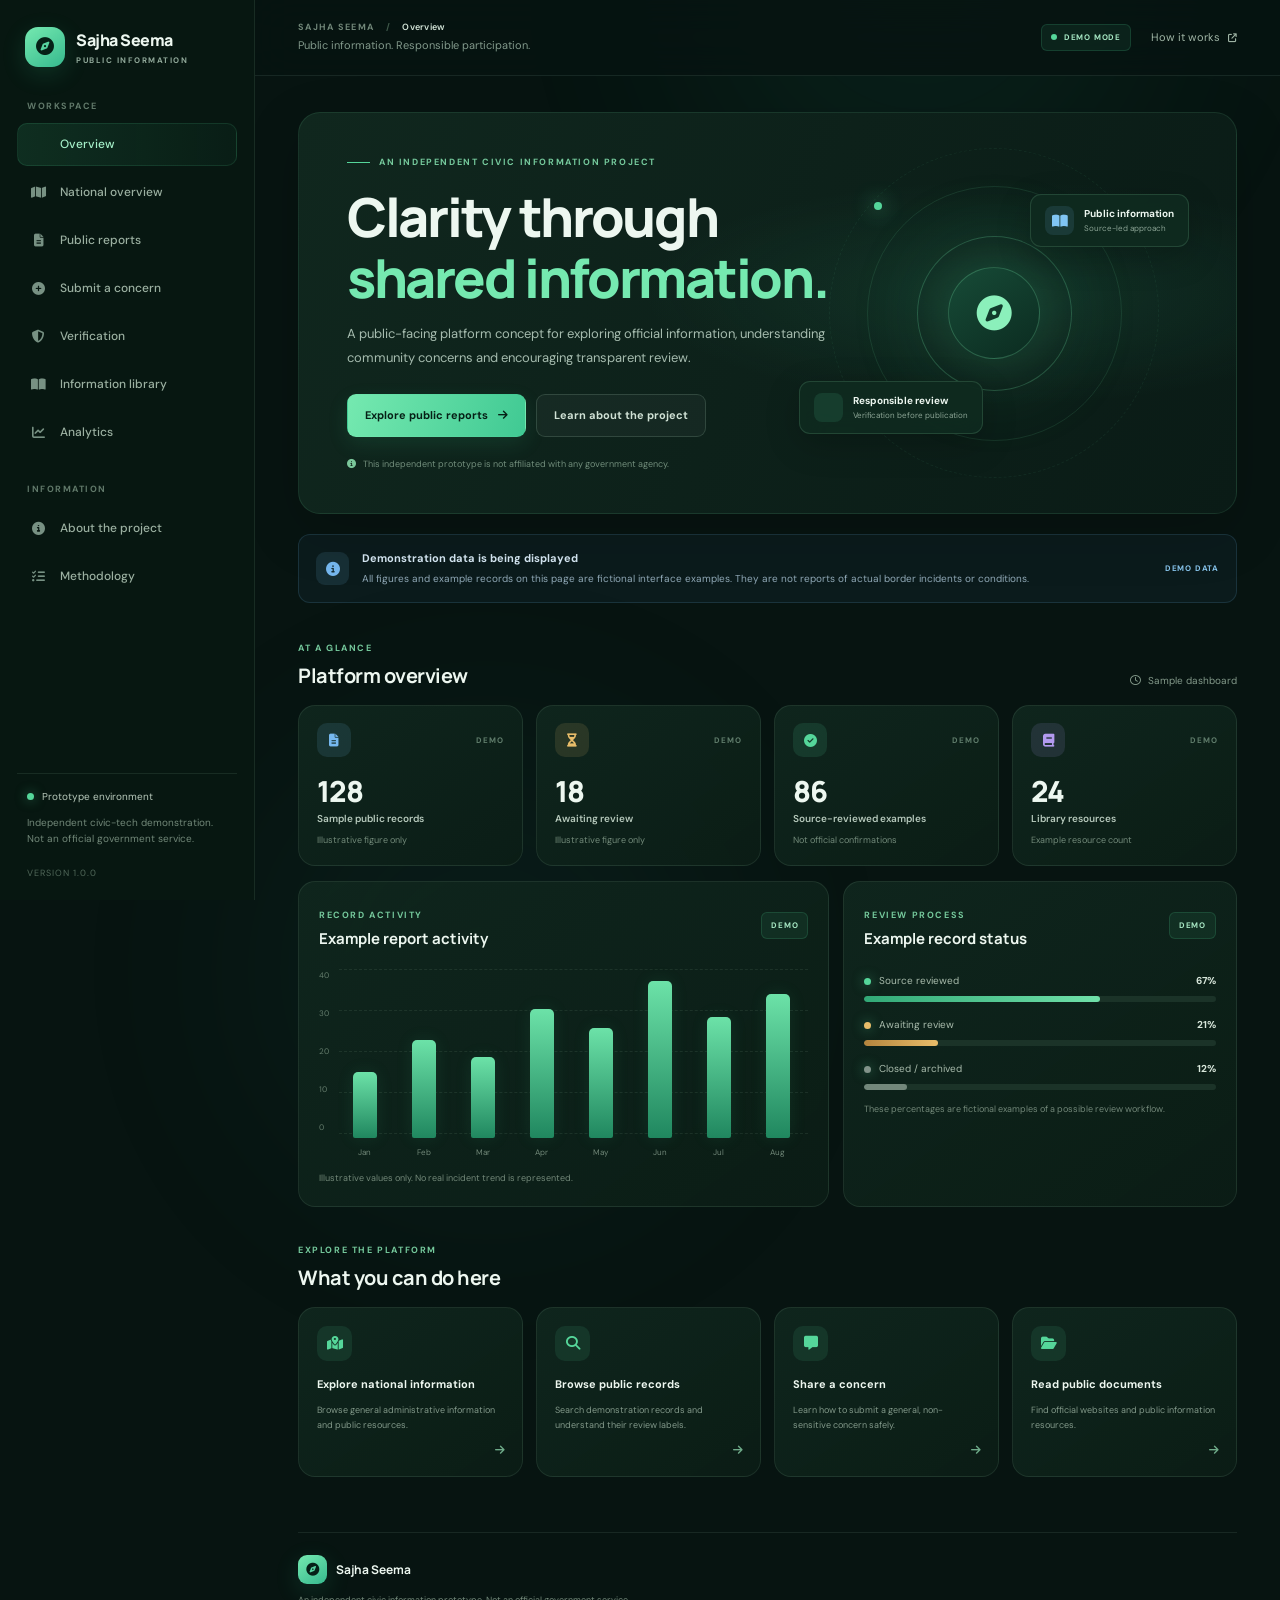
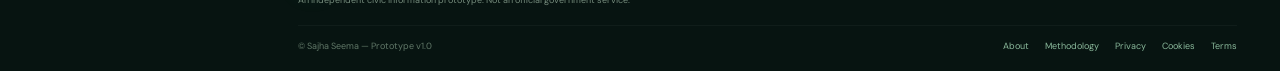
<file: index.html>
<!DOCTYPE html>
<html lang="en">
<head>
  <meta charset="UTF-8">
  <meta name="viewport" content="width=device-width, initial-scale=1.0">
  <meta name="theme-color" content="#071411">
  <meta name="description" content="Sajha Seema is an independent civic information prototype for public records, community concerns and transparent review.">
  <title>Sajha Seema — Public Information Platform</title>

  <link rel="preconnect" href="https://fonts.googleapis.com">
  <link rel="preconnect" href="https://fonts.gstatic.com" crossorigin>
  <link href="https://fonts.googleapis.com/css2?family=DM+Sans:wght@400;500;600;700&family=Manrope:wght@400;500;600;700;800&display=swap" rel="stylesheet">
  <link rel="stylesheet" href="https://cdnjs.cloudflare.com/ajax/libs/font-awesome/6.5.2/css/all.min.css">
  <link rel="stylesheet" href="style.css">
</head>

<body>
  <div class="ambient ambient-one"></div>
  <div class="ambient ambient-two"></div>

  <div class="app-shell">
    <aside class="sidebar" id="sidebar">
      <a class="brand" href="#home" aria-label="Sajha Seema home">
        <span class="brand-mark"><i class="fa-solid fa-compass"></i></span>
        <span class="brand-copy">
          <strong>Sajha Seema</strong>
          <small>PUBLIC INFORMATION</small>
        </span>
      </a>

      <div class="sidebar-label">WORKSPACE</div>
      <nav class="side-nav" aria-label="Main navigation">
        <a class="nav-link active" href="#home"><i class="fa-solid fa-grid-2"></i><span>Overview</span></a>
        <a class="nav-link" href="#map"><i class="fa-solid fa-map"></i><span>National overview</span></a>
        <a class="nav-link" href="pages/reports.html"><i class="fa-solid fa-file-lines"></i><span>Public reports</span></a>
        <a class="nav-link" href="#submit"><i class="fa-solid fa-circle-plus"></i><span>Submit a concern</span></a>
        <a class="nav-link" href="#verification"><i class="fa-solid fa-shield-halved"></i><span>Verification</span></a>
        <a class="nav-link" href="#library"><i class="fa-solid fa-book-open"></i><span>Information library</span></a>
        <a class="nav-link" href="#analytics"><i class="fa-solid fa-chart-line"></i><span>Analytics</span></a>
      </nav>

      <div class="sidebar-label sidebar-label-bottom">INFORMATION</div>
      <nav class="side-nav">
        <a class="nav-link" href="pages/about.html"><i class="fa-solid fa-circle-info"></i><span>About the project</span></a>
        <a class="nav-link" href="pages/methodology.html"><i class="fa-solid fa-list-check"></i><span>Methodology</span></a>
      </nav>

      <div class="sidebar-bottom">
        <div class="sidebar-status">
          <span class="status-dot"></span>
          <span>Prototype environment</span>
        </div>
        <p>Independent civic-tech demonstration. Not an official government service.</p>
        <span class="version">VERSION 1.0.0</span>
      </div>
    </aside>

    <main class="main-area">
      <header class="topbar">
        <div class="topbar-left">
          <button class="icon-button mobile-menu" id="menuToggle" aria-label="Open navigation" aria-controls="sidebar" aria-expanded="false">
            <i class="fa-solid fa-bars"></i>
          </button>
          <div>
            <div class="breadcrumb">SAJHA SEEMA <span>/</span> <b id="pageName">Overview</b></div>
            <div class="topbar-subtitle">Public information. Responsible participation.</div>
          </div>
        </div>
        <div class="topbar-right">
          <span class="prototype-pill"><span></span> DEMO MODE</span>
          <a class="topbar-link" href="pages/methodology.html">How it works <i class="fa-solid fa-arrow-up-right-from-square"></i></a>
        </div>
      </header>

      <div class="content">

        <!-- HOME / OVERVIEW -->
        <section class="page-section" id="home">
          <div class="hero">
            <div class="hero-content">
              <div class="eyebrow"><span class="eyebrow-line"></span> AN INDEPENDENT CIVIC INFORMATION PROJECT</div>
              <h1>Clarity through<br><span>shared information.</span></h1>
              <p class="hero-description">
                A public-facing platform concept for exploring official information,
                understanding community concerns and encouraging transparent review.
              </p>
              <div class="hero-actions">
                <a href="pages/reports.html" class="btn btn-primary">Explore public reports <i class="fa-solid fa-arrow-right"></i></a>
                <a href="pages/about.html" class="btn btn-secondary">Learn about the project</a>
              </div>
              <div class="hero-note"><i class="fa-solid fa-circle-info"></i> This independent prototype is not affiliated with any government agency.</div>
            </div>
            <div class="hero-visual">
              <div class="orbit orbit-one"></div>
              <div class="orbit orbit-two"></div>
              <div class="hero-emblem">
                <div class="emblem-inner"><i class="fa-solid fa-compass"></i></div>
              </div>
              <div class="floating-card floating-card-top">
                <span class="mini-icon"><i class="fa-solid fa-book-open"></i></span>
                <div><strong>Public information</strong><small>Source-led approach</small></div>
              </div>
              <div class="floating-card floating-card-bottom">
                <span class="mini-icon green"><i class="fa-solid fa-shield-check"></i></span>
                <div><strong>Responsible review</strong><small>Verification before publication</small></div>
              </div>
              <div class="hero-orbit-dot"></div>
            </div>
          </div>

          <div class="notice-banner">
            <div class="notice-icon"><i class="fa-solid fa-circle-info"></i></div>
            <div>
              <strong>Demonstration data is being displayed</strong>
              <p>All figures and example records on this page are fictional interface examples. They are not reports of actual border incidents or conditions.</p>
            </div>
            <span class="notice-tag">DEMO DATA</span>
          </div>

          <div class="section-heading">
            <div><span class="section-kicker">AT A GLANCE</span><h2>Platform overview</h2></div>
            <span class="muted-label"><i class="fa-regular fa-clock"></i> Sample dashboard</span>
          </div>

          <div class="stats-grid">
            <article class="stat-card">
              <div class="stat-top"><span class="stat-icon blue"><i class="fa-solid fa-file-lines"></i></span><span class="stat-caption">DEMO</span></div>
              <div class="stat-value" data-count="128">128</div>
              <div class="stat-name">Sample public records</div>
              <div class="stat-foot">Illustrative figure only</div>
            </article>
            <article class="stat-card">
              <div class="stat-top"><span class="stat-icon amber"><i class="fa-solid fa-hourglass-half"></i></span><span class="stat-caption">DEMO</span></div>
              <div class="stat-value" data-count="18">18</div>
              <div class="stat-name">Awaiting review</div>
              <div class="stat-foot">Illustrative figure only</div>
            </article>
            <article class="stat-card">
              <div class="stat-top"><span class="stat-icon green"><i class="fa-solid fa-circle-check"></i></span><span class="stat-caption">DEMO</span></div>
              <div class="stat-value" data-count="86">86</div>
              <div class="stat-name">Source-reviewed examples</div>
              <div class="stat-foot">Not official confirmations</div>
            </article>
            <article class="stat-card">
              <div class="stat-top"><span class="stat-icon purple"><i class="fa-solid fa-book"></i></span><span class="stat-caption">DEMO</span></div>
              <div class="stat-value" data-count="24">24</div>
              <div class="stat-name">Library resources</div>
              <div class="stat-foot">Example resource count</div>
            </article>
          </div>

          <div class="dashboard-grid">
            <article class="panel">
              <div class="panel-heading">
                <div><span class="section-kicker">RECORD ACTIVITY</span><h3>Example report activity</h3></div>
                <span class="demo-chip">DEMO</span>
              </div>
              <div class="activity-chart" aria-label="Illustrative report activity chart">
                <div class="chart-y-labels"><span>40</span><span>30</span><span>20</span><span>10</span><span>0</span></div>
                <div class="chart-main">
                  <div class="chart-grid-lines"><i></i><i></i><i></i><i></i><i></i></div>
                  <div class="chart-bars">
                    <div class="bar-group"><span class="bar" style="height:35%"></span><span class="bar-label">Jan</span></div>
                    <div class="bar-group"><span class="bar" style="height:52%"></span><span class="bar-label">Feb</span></div>
                    <div class="bar-group"><span class="bar" style="height:43%"></span><span class="bar-label">Mar</span></div>
                    <div class="bar-group"><span class="bar" style="height:68%"></span><span class="bar-label">Apr</span></div>
                    <div class="bar-group"><span class="bar" style="height:58%"></span><span class="bar-label">May</span></div>
                    <div class="bar-group"><span class="bar" style="height:83%"></span><span class="bar-label">Jun</span></div>
                    <div class="bar-group"><span class="bar" style="height:64%"></span><span class="bar-label">Jul</span></div>
                    <div class="bar-group"><span class="bar" style="height:76%"></span><span class="bar-label">Aug</span></div>
                  </div>
                </div>
              </div>
              <p class="chart-footnote">Illustrative values only. No real incident trend is represented.</p>
            </article>

            <article class="panel">
              <div class="panel-heading">
                <div><span class="section-kicker">REVIEW PROCESS</span><h3>Example record status</h3></div>
                <span class="demo-chip">DEMO</span>
              </div>
              <div class="status-breakdown">
                <div class="status-row"><span class="status-dot green-dot"></span><span>Source reviewed</span><strong>67%</strong></div>
                <div class="progress-track"><span style="width:67%"></span></div>
                <div class="status-row"><span class="status-dot amber-dot"></span><span>Awaiting review</span><strong>21%</strong></div>
                <div class="progress-track amber-track"><span style="width:21%"></span></div>
                <div class="status-row"><span class="status-dot gray-dot"></span><span>Closed / archived</span><strong>12%</strong></div>
                <div class="progress-track gray-track"><span style="width:12%"></span></div>
              </div>
              <p class="chart-footnote">These percentages are fictional examples of a possible review workflow.</p>
            </article>
          </div>

          <div class="section-heading">
            <div><span class="section-kicker">EXPLORE THE PLATFORM</span><h2>What you can do here</h2></div>
          </div>
          <div class="feature-grid">
            <a class="feature-card" href="#map"><span class="feature-icon"><i class="fa-solid fa-map-location-dot"></i></span><strong>Explore national information</strong><p>Browse general administrative information and public resources.</p><span class="feature-arrow"><i class="fa-solid fa-arrow-right"></i></span></a>
            <a class="feature-card" href="pages/reports.html"><span class="feature-icon"><i class="fa-solid fa-magnifying-glass"></i></span><strong>Browse public records</strong><p>Search demonstration records and understand their review labels.</p><span class="feature-arrow"><i class="fa-solid fa-arrow-right"></i></span></a>
            <a class="feature-card" href="#submit"><span class="feature-icon"><i class="fa-solid fa-message"></i></span><strong>Share a concern</strong><p>Learn how to submit a general, non-sensitive concern safely.</p><span class="feature-arrow"><i class="fa-solid fa-arrow-right"></i></span></a>
            <a class="feature-card" href="#library"><span class="feature-icon"><i class="fa-solid fa-folder-open"></i></span><strong>Read public documents</strong><p>Find official websites and public information resources.</p><span class="feature-arrow"><i class="fa-solid fa-arrow-right"></i></span></a>
          </div>
        </section>

        <!-- NATIONAL OVERVIEW -->
        <section class="page-section" id="map">
          <div class="page-title">
            <span class="section-kicker">NATIONAL OVERVIEW</span>
            <h1>Explore public information</h1>
            <p>A general administrative overview for discovering public information by province. This is not a border map or a navigation tool.</p>
          </div>

          <div class="notice-banner compact-notice">
            <div class="notice-icon"><i class="fa-solid fa-shield-halved"></i></div>
            <div><strong>Map and location safety</strong><p>This prototype does not display exact border infrastructure coordinates, alleged crossing locations or security-sensitive details.</p></div>
          </div>

          <div class="map-layout">
            <article class="panel province-panel">
              <div class="panel-heading"><div><span class="section-kicker">ADMINISTRATIVE EXPLORER</span><h3>Province directory</h3></div><span class="demo-chip">GENERAL INFO</span></div>
              <p class="panel-description">Choose a province to view its name and a short general description. No incident locations are shown.</p>
              <div class="province-list" id="provinceList">
                <button class="province-option active" data-province="koshi"><span class="province-number">01</span><span><strong>Koshi Province</strong><small>Eastern Nepal</small></span><i class="fa-solid fa-chevron-right"></i></button>
                <button class="province-option" data-province="madhesh"><span class="province-number">02</span><span><strong>Madhesh Province</strong><small>Southern Nepal</small></span><i class="fa-solid fa-chevron-right"></i></button>
                <button class="province-option" data-province="bagmati"><span class="province-number">03</span><span><strong>Bagmati Province</strong><small>Central Nepal</small></span><i class="fa-solid fa-chevron-right"></i></button>
                <button class="province-option" data-province="gandaki"><span class="province-number">04</span><span><strong>Gandaki Province</strong><small>Western-central Nepal</small></span><i class="fa-solid fa-chevron-right"></i></button>
                <button class="province-option" data-province="lumbini"><span class="province-number">05</span><span><strong>Lumbini Province</strong><small>Western and southern Nepal</small></span><i class="fa-solid fa-chevron-right"></i></button>
                <button class="province-option" data-province="karnali"><span class="province-number">06</span><span><strong>Karnali Province</strong><small>North-western Nepal</small></span><i class="fa-solid fa-chevron-right"></i></button>
                <button class="province-option" data-province="sudurpashchim"><span class="province-number">07</span><span><strong>Sudurpashchim Province</strong><small>Far-western Nepal</small></span><i class="fa-solid fa-chevron-right"></i></button>
              </div>
            </article>

            <article class="panel province-detail" id="provinceDetail">
              <div class="detail-topline"><span class="section-kicker">SELECTED PROVINCE</span><span class="detail-symbol"><i class="fa-solid fa-location-dot"></i></span></div>
              <div class="province-big-number" id="provinceNumber">01</div>
              <h2 id="provinceName">Koshi Province</h2>
              <p id="provinceDescription">Koshi Province is in eastern Nepal. This panel is an introductory administrative information example.</p>
              <div class="detail-divider"></div>
              <div class="detail-info-row"><span>Information type</span><strong>Administrative overview</strong></div>
              <div class="detail-info-row"><span>Location precision</span><strong>Province level</strong></div>
              <div class="detail-info-row"><span>Data status</span><strong class="text-amber">Needs official sourcing</strong></div>
              <a class="text-link" href="#library">Explore public information library <i class="fa-solid fa-arrow-right"></i></a>
            </article>
          </div>

          <div class="panel info-panel">
            <div class="info-panel-icon"><i class="fa-solid fa-circle-info"></i></div>
            <div><strong>Why a province directory instead of precise pins?</strong><p>Public understanding does not require publishing sensitive infrastructure locations. A real deployment should use only officially approved geographic datasets and publish location information at a safe level of detail.</p></div>
          </div>
        </section>

        <!-- PUBLIC REPORTS -->
        <section class="page-section" id="reports">
          <div class="page-title">
            <span class="section-kicker">PUBLIC RECORDS</span>
            <h1>Public report registry</h1>
            <p>A searchable demonstration registry showing how public information could be organized with clear review labels and source references.</p>
          </div>

          <div class="notice-banner compact-notice">
            <div class="notice-icon"><i class="fa-solid fa-circle-exclamation"></i></div>
            <div><strong>Example records only</strong><p>Every record below is fictional and exists to demonstrate the interface. None describes a real event, location or allegation.</p></div>
          </div>

          <div class="panel registry-panel">
            <div class="registry-toolbar">
              <div class="search-box"><i class="fa-solid fa-magnifying-glass"></i><input type="search" id="reportSearch" placeholder="Search reference, category or province..." aria-label="Search public reports"></div>
              <select id="statusFilter" aria-label="Filter by review status">
                <option value="all">All statuses</option>
                <option value="reviewed">Source reviewed</option>
                <option value="pending">Awaiting review</option>
                <option value="closed">Closed / archived</option>
              </select>
              <select id="provinceFilter" aria-label="Filter by province">
                <option value="all">All provinces</option>
                <option value="Koshi Province">Koshi Province</option>
                <option value="Madhesh Province">Madhesh Province</option>
                <option value="Bagmati Province">Bagmati Province</option>
                <option value="Gandaki Province">Gandaki Province</option>
                <option value="Lumbini Province">Lumbini Province</option>
                <option value="Karnali Province">Karnali Province</option>
                <option value="Sudurpashchim Province">Sudurpashchim Province</option>
              </select>
            </div>

            <div class="table-wrap">
              <table class="report-table">
                <thead><tr><th>REFERENCE</th><th>GENERAL CATEGORY</th><th>PROVINCE</th><th>DATE</th><th>REVIEW STATUS</th></tr></thead>
                <tbody id="reportTableBody">
                  <tr><td><strong>SS-DEMO-001</strong></td><td>Public information request</td><td>Koshi Province</td><td>2026-10-12</td><td><span class="status-badge reviewed">Source reviewed</span></td></tr>
                  <tr><td><strong>SS-DEMO-002</strong></td><td>Document accessibility</td><td>Madhesh Province</td><td>2026-10-18</td><td><span class="status-badge pending">Awaiting review</span></td></tr>
                  <tr><td><strong>SS-DEMO-003</strong></td><td>Public notice clarification</td><td>Bagmati Province</td><td>2026-10-22</td><td><span class="status-badge closed">Closed / archived</span></td></tr>
                  <tr><td><strong>SS-DEMO-004</strong></td><td>Administrative information</td><td>Gandaki Province</td><td>2026-10-27</td><td><span class="status-badge reviewed">Source reviewed</span></td></tr>
                  <tr><td><strong>SS-DEMO-005</strong></td><td>Public document request</td><td>Lumbini Province</td><td>2026-11-01</td><td><span class="status-badge pending">Awaiting review</span></td></tr>
                  <tr><td><strong>SS-DEMO-006</strong></td><td>Information correction</td><td>Karnali Province</td><td>2026-11-03</td><td><span class="status-badge reviewed">Source reviewed</span></td></tr>
                </tbody>
              </table>
            </div>
            <div class="table-footer"><span id="resultCount">Showing 6 example records</span><span><i class="fa-solid fa-circle-info"></i> Demo dataset</span></div>
          </div>
          <div class="empty-state" id="emptyState" hidden><i class="fa-solid fa-folder-open"></i><strong>No matching records</strong><p>Try another search or change the filters.</p></div>
        </section>

        <!-- SUBMIT A CONCERN -->
        <section class="page-section" id="submit">
          <div class="page-title">
            <span class="section-kicker">COMMUNITY PARTICIPATION</span>
            <h1>Share a general concern</h1>
            <p>This prototype demonstrates a safer way to organize non-sensitive public information requests and general civic concerns.</p>
          </div>

          <div class="notice-banner warning-banner">
            <div class="notice-icon"><i class="fa-solid fa-triangle-exclamation"></i></div>
            <div><strong>Read before submitting</strong><p>This is a browser-only demonstration. It does not transmit your message to an authority or create an official complaint. Do not enter names, phone numbers, exact locations, private documents or security-sensitive details.</p></div>
          </div>

          <div class="form-layout">
            <form class="panel report-form" id="concernForm">
              <div class="panel-heading"><div><span class="section-kicker">DEMO SUBMISSION</span><h3>Concern details</h3></div><span class="demo-chip">LOCAL ONLY</span></div>

              <label for="concernCategory">General category</label>
              <select id="concernCategory" required>
                <option value="">Select a category</option>
                <option>Public information request</option>
                <option>Document accessibility</option>
                <option>Public notice clarification</option>
                <option>Administrative information</option>
                <option>Website correction</option>
                <option>Other non-sensitive concern</option>
              </select>

              <label for="concernProvince">Province</label>
              <select id="concernProvince" required>
                <option value="">Select a province</option>
                <option>Koshi Province</option>
                <option>Madhesh Province</option>
                <option>Bagmati Province</option>
                <option>Gandaki Province</option>
                <option>Lumbini Province</option>
                <option>Karnali Province</option>
                <option>Sudurpashchim Province</option>
                <option>Prefer not to specify</option>
              </select>

              <label for="concernMessage">General description</label>
              <textarea id="concernMessage" rows="5" maxlength="500" placeholder="Describe a general public information issue. Do not include personal or sensitive details." required></textarea>
              <div class="character-count"><span id="charCount">0</span>/500 characters</div>

              <label class="consent-check"><input type="checkbox" id="safeConfirm" required><span>I confirm that this demonstration submission contains no personal, private or security-sensitive information.</span></label>

              <button class="btn btn-primary submit-button" type="submit">Preview demo submission <i class="fa-solid fa-arrow-right"></i></button>
              <p class="form-footnote"><i class="fa-solid fa-lock"></i> This demo does not send or save your message.</p>
              <div class="form-success" id="formSuccess" role="status" hidden>
                <i class="fa-solid fa-circle-check"></i>
                <div><strong>Demo preview created</strong><p id="successMessage"></p><small>This is not an official report or submission receipt. Your message was not transmitted.</small></div>
              </div>
            </form>

            <aside class="panel safety-panel">
              <span class="safety-icon"><i class="fa-solid fa-shield-heart"></i></span>
              <h3>Protect yourself and others</h3>
              <p>Responsible participation means sharing only information that is safe and appropriate for public review.</p>
              <ul class="safety-list">
                <li><i class="fa-solid fa-check"></i> Use broad administrative areas only.</li>
                <li><i class="fa-solid fa-check"></i> Refer to publicly available documents.</li>
                <li><i class="fa-solid fa-check"></i> Separate personal observations from verified facts.</li>
                <li><i class="fa-solid fa-xmark"></i> Do not include exact sensitive locations.</li>
                <li><i class="fa-solid fa-xmark"></i> Do not upload private or identity documents.</li>
                <li><i class="fa-solid fa-xmark"></i> Do not identify or accuse individuals.</li>
              </ul>
              <div class="safety-footer">If a matter requires official attention, contact the relevant competent authority through its published official channels.</div>
            </aside>
          </div>
        </section>

        <!-- VERIFICATION -->
        <section class="page-section" id="verification">
          <div class="page-title">
            <span class="section-kicker">TRANSPARENCY & ACCOUNTABILITY</span>
            <h1>Verification centre</h1>
            <p>A clear review framework helps prevent unverified submissions from being mistaken for established facts.</p>
          </div>

          <div class="verification-steps">
            <article class="step-card"><span class="step-number">01</span><span class="step-icon"><i class="fa-solid fa-inbox"></i></span><h3>Received</h3><p>A submission or public document is received for initial screening.</p></article>
            <article class="step-card"><span class="step-number">02</span><span class="step-icon"><i class="fa-solid fa-filter"></i></span><h3>Safety review</h3><p>Private details and unsafe content are excluded from publication.</p></article>
            <article class="step-card"><span class="step-number">03</span><span class="step-icon"><i class="fa-solid fa-magnifying-glass"></i></span><h3>Source check</h3><p>Available public references are checked for authenticity and context.</p></article>
            <article class="step-card"><span class="step-number">04</span><span class="step-icon"><i class="fa-solid fa-file-circle-check"></i></span><h3>Publication decision</h3><p>A reviewer records whether the item can be safely published and with what qualification.</p></article>
          </div>

          <div class="section-heading"><div><span class="section-kicker">STATUS DEFINITIONS</span><h2>What each label means</h2></div></div>
          <div class="status-definition-grid">
            <article class="definition-card"><span class="status-badge pending">Awaiting review</span><h3>Not yet assessed</h3><p>The item has not completed the review process. It must not be treated as verified information.</p></article>
            <article class="definition-card"><span class="status-badge reviewed">Source reviewed</span><h3>Reference checked</h3><p>A reviewer has checked the cited public source. This does not automatically confirm every claim in a submission.</p></article>
            <article class="definition-card"><span class="status-badge closed">Closed / archived</span><h3>No active review</h3><p>The record has been closed or archived. Its history and reason should be documented where appropriate.</p></article>
          </div>

          <div class="info-panel panel">
            <div class="info-panel-icon"><i class="fa-solid fa-scale-balanced"></i></div>
            <div><strong>Review is not an official determination</strong><p>Sajha Seema cannot establish legal facts, determine territorial boundaries, or replace decisions made by competent public authorities. Any public claim must be presented with careful context and source attribution.</p></div>
          </div>
        </section>

        <!-- LIBRARY -->
        <section class="page-section" id="library">
          <div class="page-title">
            <span class="section-kicker">PUBLIC RESOURCES</span>
            <h1>Information library</h1>
            <p>Start with official publishers. Use original documents and check their publication dates, scope and terms of use.</p>
          </div>

          <div class="library-toolbar">
            <div class="search-box"><i class="fa-solid fa-magnifying-glass"></i><input type="search" id="librarySearch" placeholder="Search institutions or resources..." aria-label="Search information library"></div>
          </div>

          <div class="library-grid" id="libraryGrid">
            <article class="library-card" data-search="national statistics office census population statistics data">
              <div class="library-card-top"><span class="library-icon"><i class="fa-solid fa-chart-column"></i></span><span class="external-label">OFFICIAL SOURCE</span></div>
              <h3>National Statistics Office</h3><p>Explore published national statistics, census materials and statistical reports.</p>
              <a href="https://nsonepal.gov.np/" target="_blank" rel="noopener noreferrer" class="text-link">Visit official website <i class="fa-solid fa-arrow-up-right-from-square"></i></a>
            </article>
            <article class="library-card" data-search="department of survey maps geography geospatial">
              <div class="library-card-top"><span class="library-icon"><i class="fa-solid fa-map"></i></span><span class="external-label">OFFICIAL SOURCE</span></div>
              <h3>Department of Survey</h3><p>Consult official surveying information and publicly released mapping resources.</p>
              <a href="https://dos.gov.np/" target="_blank" rel="noopener noreferrer" class="text-link">Visit official website <i class="fa-solid fa-arrow-up-right-from-square"></i></a>
            </article>
            <article class="library-card" data-search="national geoportal geospatial datasets metadata maps">
              <div class="library-card-top"><span class="library-icon"><i class="fa-solid fa-earth-asia"></i></span><span class="external-label">PUBLIC DATA</span></div>
              <h3>National Geoportal</h3><p>Discover available geographic datasets and their published metadata.</p>
              <a href="https://nationalgeoportal.gov.np/" target="_blank" rel="noopener noreferrer" class="text-link">Visit geoportal <i class="fa-solid fa-arrow-up-right-from-square"></i></a>
            </article>
            <article class="library-card" data-search="national data portal open datasets statistics">
              <div class="library-card-top"><span class="library-icon"><i class="fa-solid fa-database"></i></span><span class="external-label">PUBLIC DATA</span></div>
              <h3>National Data Portal</h3><p>Search for datasets published through Nepal's public data portal.</p>
              <a href="https://data.gov.np/" target="_blank" rel="noopener noreferrer" class="text-link">Visit data portal <i class="fa-solid fa-arrow-up-right-from-square"></i></a>
            </article>
            <article class="library-card" data-search="ministry home affairs notices publications reports">
              <div class="library-card-top"><span class="library-icon"><i class="fa-solid fa-building-columns"></i></span><span class="external-label">GOVERNMENT</span></div>
              <h3>Ministry of Home Affairs</h3><p>Find public notices, official publications and ministry announcements.</p>
              <a href="https://moha.gov.np/" target="_blank" rel="noopener noreferrer" class="text-link">Visit ministry website <i class="fa-solid fa-arrow-up-right-from-square"></i></a>
            </article>
            <article class="library-card" data-search="nepal law commission laws acts regulations legal">
              <div class="library-card-top"><span class="library-icon"><i class="fa-solid fa-scale-balanced"></i></span><span class="external-label">LEGAL RESOURCE</span></div>
              <h3>Nepal Law Commission</h3><p>Consult published laws, acts, regulations and legal materials.</p>
              <a href="https://lawcommission.gov.np/" target="_blank" rel="noopener noreferrer" class="text-link">Visit law commission <i class="fa-solid fa-arrow-up-right-from-square"></i></a>
            </article>
          </div>
          <div class="empty-state" id="libraryEmpty" hidden><i class="fa-solid fa-book-open"></i><strong>No resources found</strong><p>Try a different search phrase.</p></div>

          <div class="info-panel panel">
            <div class="info-panel-icon"><i class="fa-solid fa-bookmark"></i></div>
            <div><strong>Source policy</strong><p>These links are starting points, not proof that a particular dataset is available or approved for reuse. Before publishing information, verify the original document, publisher, date, licence and context.</p></div>
          </div>
        </section>

        <!-- ANALYTICS -->
        <section class="page-section" id="analytics">
          <div class="page-title">
            <span class="section-kicker">PUBLIC TRANSPARENCY</span>
            <h1>Reports and analytics</h1>
            <p>Illustrative visualizations showing how safe, aggregated platform activity could be presented.</p>
          </div>

          <div class="notice-banner compact-notice"><div class="notice-icon"><i class="fa-solid fa-chart-simple"></i></div><div><strong>Illustrative analytics</strong><p>All numbers and charts in this section are fictional examples. They are not measurements of actual border activity or incidents.</p></div></div>

          <div class="stats-grid analytics-stats">
            <article class="stat-card"><div class="stat-top"><span class="stat-icon blue"><i class="fa-solid fa-folder"></i></span><span class="stat-caption">DEMO</span></div><div class="stat-value">128</div><div class="stat-name">Example records</div><div class="stat-foot">Fictional count</div></article>
            <article class="stat-card"><div class="stat-top"><span class="stat-icon green"><i class="fa-solid fa-check-double"></i></span><span class="stat-caption">DEMO</span></div><div class="stat-value">86</div><div class="stat-name">Source-reviewed examples</div><div class="stat-foot">Fictional count</div></article>
            <article class="stat-card"><div class="stat-top"><span class="stat-icon amber"><i class="fa-solid fa-clock"></i></span><span class="stat-caption">DEMO</span></div><div class="stat-value">18</div><div class="stat-name">Awaiting review</div><div class="stat-foot">Fictional count</div></article>
          </div>

          <div class="dashboard-grid">
            <article class="panel">
              <div class="panel-heading"><div><span class="section-kicker">SAMPLE DISTRIBUTION</span><h3>Example record categories</h3></div><span class="demo-chip">DEMO</span></div>
              <div class="horizontal-bars">
                <div class="hbar-row"><div><span>Information requests</span><strong>42%</strong></div><div class="hbar-track"><span style="width:42%"></span></div></div>
                <div class="hbar-row"><div><span>Document accessibility</span><strong>28%</strong></div><div class="hbar-track"><span style="width:28%"></span></div></div>
                <div class="hbar-row"><div><span>Public notice clarification</span><strong>18%</strong></div><div class="hbar-track"><span style="width:18%"></span></div></div>
                <div class="hbar-row"><div><span>Other general concerns</span><strong>12%</strong></div><div class="hbar-track"><span style="width:12%"></span></div></div>
              </div>
            </article>
            <article class="panel">
              <div class="panel-heading"><div><span class="section-kicker">DATA QUALITY</span><h3>Publication principles</h3></div></div>
              <div class="principle-list">
                <div><i class="fa-solid fa-link"></i><span><strong>Traceable sources</strong><small>Link to original public material.</small></span></div>
                <div><i class="fa-solid fa-calendar-check"></i><span><strong>Clear dates</strong><small>Show when information was published or updated.</small></span></div>
                <div><i class="fa-solid fa-user-shield"></i><span><strong>Privacy first</strong><small>Remove unnecessary personal information.</small></span></div>
                <div><i class="fa-solid fa-circle-check"></i><span><strong>Qualified claims</strong><small>Distinguish reports from verified facts.</small></span></div>
              </div>
            </article>
          </div>
        </section>

        <!-- ABOUT -->
        <section class="page-section" id="about">
          <div class="page-title">
            <span class="section-kicker">ABOUT THE PROJECT</span>
            <h1>Information should be understandable.</h1>
            <p>Sajha Seema is a proposed independent civic-tech project focused on responsible access to public information and transparent community feedback.</p>
          </div>
          <div class="about-hero panel">
            <div class="about-symbol"><i class="fa-solid fa-compass"></i></div>
            <div><span class="section-kicker">OUR PURPOSE</span><h2>Make public information easier to find, understand and review.</h2><p>The project concept brings together public documents, general administrative context and a carefully moderated feedback process. It aims to make information easier to navigate without exposing private individuals or sensitive infrastructure details.</p></div>
          </div>
          <div class="values-grid">
            <article class="value-card"><span><i class="fa-solid fa-eye"></i></span><h3>Transparency</h3><p>Explain where information comes from and when it was updated.</p></article>
            <article class="value-card"><span><i class="fa-solid fa-scale-balanced"></i></span><h3>Responsibility</h3><p>Use careful language and avoid turning allegations into facts.</p></article>
            <article class="value-card"><span><i class="fa-solid fa-lock"></i></span><h3>Privacy</h3><p>Minimize personal data and avoid publishing sensitive details.</p></article>
            <article class="value-card"><span><i class="fa-solid fa-people-group"></i></span><h3>Participation</h3><p>Make public information and feedback processes easier to understand.</p></article>
          </div>
          <div class="info-panel panel"><div class="info-panel-icon"><i class="fa-solid fa-circle-info"></i></div><div><strong>Independent project notice</strong><p>Sajha Seema is not a government department, law-enforcement service, official border authority or emergency reporting channel. Its publication does not represent an official government position.</p></div></div>
        </section>

        <!-- METHODOLOGY -->
        <section class="page-section" id="methodology">
          <div class="page-title">
            <span class="section-kicker">METHODOLOGY & GOVERNANCE</span>
            <h1>How information is handled</h1>
            <p>Trust depends on the process behind the information, not just the appearance of a dashboard.</p>
          </div>
          <div class="method-grid">
            <article class="method-card"><span class="method-index">01</span><div><h3>Source selection</h3><p>Prefer official public documents and datasets. Record the publisher, title, date and original link.</p></div></article>
            <article class="method-card"><span class="method-index">02</span><div><h3>Context checks</h3><p>Check what a source actually says, what it does not say, and whether it is current and relevant.</p></div></article>
            <article class="method-card"><span class="method-index">03</span><div><h3>Privacy and safety screening</h3><p>Exclude private identifying information, exact sensitive locations and details that could create safety risks.</p></div></article>
            <article class="method-card"><span class="method-index">04</span><div><h3>Review labels</h3><p>Clearly distinguish pending items, source-reviewed records and archived records. A source check is not an official determination.</p></div></article>
            <article class="method-card"><span class="method-index">05</span><div><h3>Corrections</h3><p>Provide a way to flag errors, add context or request removal of information that should not have been published.</p></div></article>
            <article class="method-card"><span class="method-index">06</span><div><h3>Data updates</h3><p>Display last-reviewed dates and archive outdated material rather than presenting it as current.</p></div></article>
          </div>
          <div class="panel policy-panel">
            <h3>Privacy and data limitations</h3>
            <p>This GitHub Pages prototype is a public static website. It has no secure private submission backend, user accounts or protected database. Do not use it to collect confidential reports, personal information or sensitive documents.</p>
            <p>Before any real reporting service is launched, it would need a documented privacy policy, secure backend, access controls, moderation procedures, retention rules and appropriate legal and institutional review.</p>
          </div>
        </section>

        <footer class="footer">
          <div class="footer-brand">
            <span class="brand-mark"><i class="fa-solid fa-compass"></i></span>
            <strong>Sajha Seema</strong>
          </div>
          <p>An independent civic information prototype. Not an official government service.</p>
          <div class="footer-bottom">
            <span>© <span id="year"></span> Sajha Seema — Prototype v1.0</span>
            <div class="footer-links">
              <a href="pages/about.html">About</a>
              <a href="pages/methodology.html">Methodology</a>
              <a href="pages/privacy.html">Privacy</a>
              <a href="pages/cookies.html">Cookies</a>
              <a href="pages/terms.html">Terms</a>
            </div>
          </div>
        </footer>
      </div>
    </main>
  </div>

  <div class="toast" id="toast" role="status" aria-live="polite"></div>
  <script src="script.js"></script>
</body>
</html>
</file>
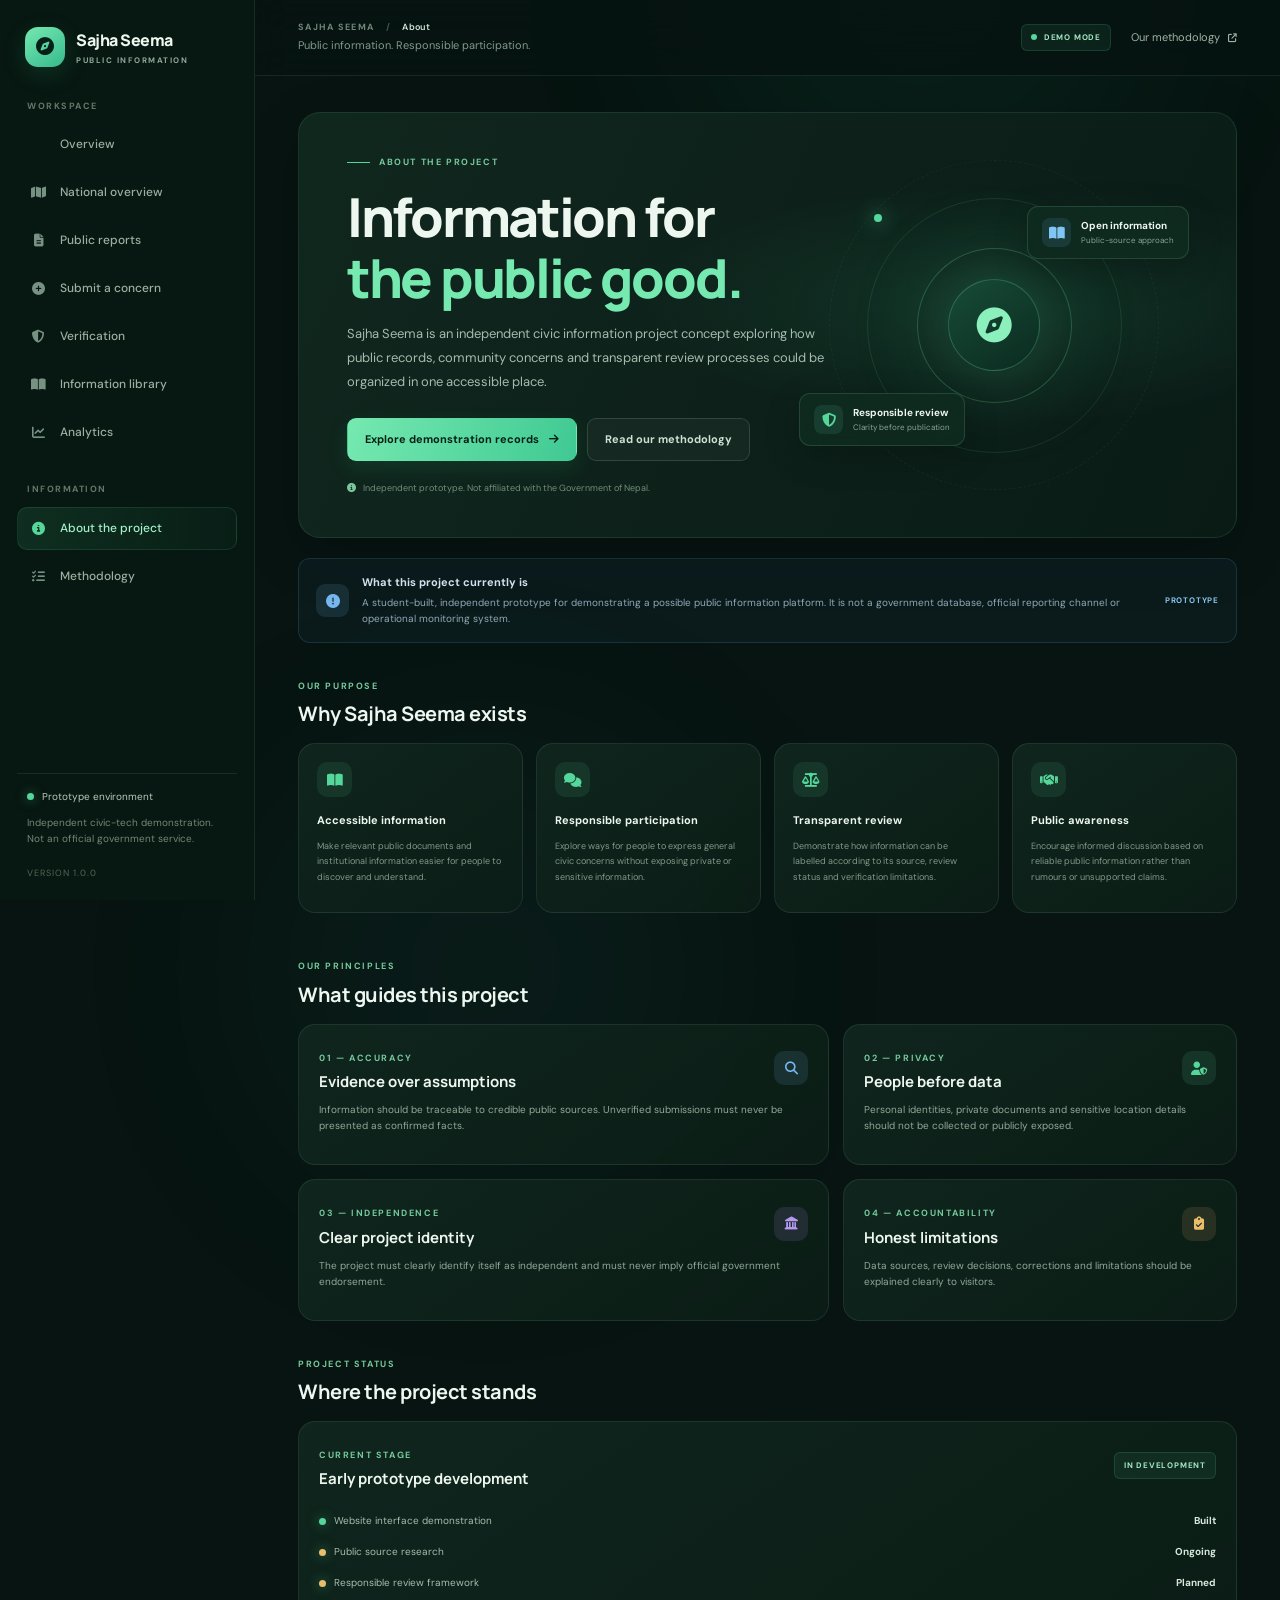
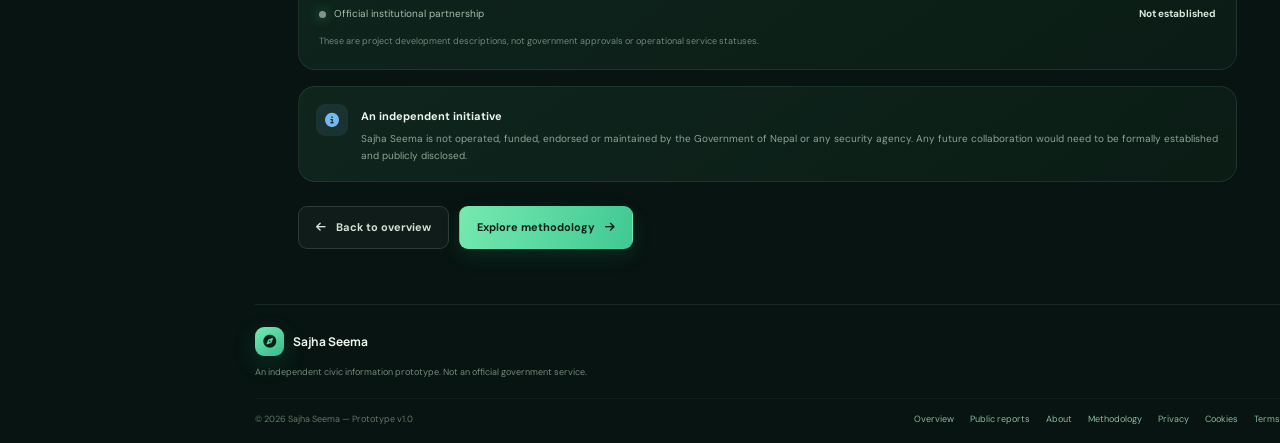
<file: pages/about.html>
<!DOCTYPE html>
<html lang="en">
<head>
  <meta charset="UTF-8">
  <meta name="viewport" content="width=device-width, initial-scale=1.0">
  <meta name="theme-color" content="#071411">
  <meta name="description" content="Learn about Sajha Seema, an independent civic information prototype.">
  <title>About — Sajha Seema</title>

  <link rel="preconnect" href="https://fonts.googleapis.com">
  <link rel="preconnect" href="https://fonts.gstatic.com" crossorigin>
  <link href="https://fonts.googleapis.com/css2?family=DM+Sans:wght@400;500;600;700&family=Manrope:wght@400;500;600;700;800&display=swap" rel="stylesheet">
  <link rel="stylesheet" href="https://cdnjs.cloudflare.com/ajax/libs/font-awesome/6.5.2/css/all.min.css">
  <link rel="stylesheet" href="../style.css">
</head>

<body>
  <div class="ambient ambient-one"></div>
  <div class="ambient ambient-two"></div>

  <div class="app-shell">
    <aside class="sidebar" id="sidebar">
      <a class="brand" href="../index.html">
        <span class="brand-mark"><i class="fa-solid fa-compass"></i></span>
        <span class="brand-copy">
          <strong>Sajha Seema</strong>
          <small>PUBLIC INFORMATION</small>
        </span>
      </a>

      <div class="sidebar-label">WORKSPACE</div>

      <nav class="side-nav" aria-label="Main navigation">
        <a class="nav-link" href="../index.html">
          <i class="fa-solid fa-grid-2"></i><span>Overview</span>
        </a>
        <a class="nav-link" href="../index.html#map">
          <i class="fa-solid fa-map"></i><span>National overview</span>
        </a>
        <a class="nav-link" href="reports.html">
          <i class="fa-solid fa-file-lines"></i><span>Public reports</span>
        </a>
        <a class="nav-link" href="../index.html#submit">
          <i class="fa-solid fa-circle-plus"></i><span>Submit a concern</span>
        </a>
        <a class="nav-link" href="../index.html#verification">
          <i class="fa-solid fa-shield-halved"></i><span>Verification</span>
        </a>
        <a class="nav-link" href="../index.html#library">
          <i class="fa-solid fa-book-open"></i><span>Information library</span>
        </a>
        <a class="nav-link" href="../index.html#analytics">
          <i class="fa-solid fa-chart-line"></i><span>Analytics</span>
        </a>
      </nav>

      <div class="sidebar-label sidebar-label-bottom">INFORMATION</div>

      <nav class="side-nav">
        <a class="nav-link active" href="about.html">
          <i class="fa-solid fa-circle-info"></i><span>About the project</span>
        </a>
        <a class="nav-link" href="methodology.html">
          <i class="fa-solid fa-list-check"></i><span>Methodology</span>
        </a>
      </nav>

      <div class="sidebar-bottom">
        <div class="sidebar-status">
          <span class="status-dot"></span>
          <span>Prototype environment</span>
        </div>
        <p>Independent civic-tech demonstration. Not an official government service.</p>
        <span class="version">VERSION 1.0.0</span>
      </div>
    </aside>

    <main class="main-area">
      <header class="topbar">
        <div class="topbar-left">
          <button class="icon-button mobile-menu" id="menuToggle" aria-label="Open navigation" aria-controls="sidebar" aria-expanded="false">
            <i class="fa-solid fa-bars"></i>
          </button>
          <div>
            <div class="breadcrumb">
              SAJHA SEEMA <span>/</span> <b>About</b>
            </div>
            <div class="topbar-subtitle">Public information. Responsible participation.</div>
          </div>
        </div>

        <div class="topbar-right">
          <span class="prototype-pill"><span></span> DEMO MODE</span>
          <a class="topbar-link" href="methodology.html">
            Our methodology <i class="fa-solid fa-arrow-up-right-from-square"></i>
          </a>
        </div>
      </header>

      <div class="content">

        <section class="hero">
          <div class="hero-content">
            <div class="eyebrow">
              <span class="eyebrow-line"></span>
              ABOUT THE PROJECT
            </div>

            <h1>Information for<br><span>the public good.</span></h1>

            <p class="hero-description">
              Sajha Seema is an independent civic information project concept
              exploring how public records, community concerns and transparent
              review processes could be organized in one accessible place.
            </p>

            <div class="hero-actions">
              <a href="reports.html" class="btn btn-primary">
                Explore demonstration records
                <i class="fa-solid fa-arrow-right"></i>
              </a>
              <a href="methodology.html" class="btn btn-secondary">
                Read our methodology
              </a>
            </div>

            <div class="hero-note">
              <i class="fa-solid fa-circle-info"></i>
              Independent prototype. Not affiliated with the Government of Nepal.
            </div>
          </div>

          <div class="hero-visual">
            <div class="orbit orbit-one"></div>
            <div class="orbit orbit-two"></div>

            <div class="hero-emblem">
              <div class="emblem-inner">
                <i class="fa-solid fa-compass"></i>
              </div>
            </div>

            <div class="floating-card floating-card-top">
              <span class="mini-icon">
                <i class="fa-solid fa-book-open"></i>
              </span>
              <div>
                <strong>Open information</strong>
                <small>Public-source approach</small>
              </div>
            </div>

            <div class="floating-card floating-card-bottom">
              <span class="mini-icon green">
                <i class="fa-solid fa-shield-halved"></i>
              </span>
              <div>
                <strong>Responsible review</strong>
                <small>Clarity before publication</small>
              </div>
            </div>

            <div class="hero-orbit-dot"></div>
          </div>
        </section>

        <div class="notice-banner compact-notice">
          <div class="notice-icon">
            <i class="fa-solid fa-circle-exclamation"></i>
          </div>
          <div>
            <strong>What this project currently is</strong>
            <p>
              A student-built, independent prototype for demonstrating a
              possible public information platform. It is not a government
              database, official reporting channel or operational monitoring system.
            </p>
          </div>
          <span class="notice-tag">PROTOTYPE</span>
        </div>

        <div class="section-heading">
          <div>
            <span class="section-kicker">OUR PURPOSE</span>
            <h2>Why Sajha Seema exists</h2>
          </div>
        </div>

        <div class="feature-grid">
          <article class="feature-card">
            <span class="feature-icon">
              <i class="fa-solid fa-book-open"></i>
            </span>
            <strong>Accessible information</strong>
            <p>
              Make relevant public documents and institutional information
              easier for people to discover and understand.
            </p>
          </article>

          <article class="feature-card">
            <span class="feature-icon">
              <i class="fa-solid fa-comments"></i>
            </span>
            <strong>Responsible participation</strong>
            <p>
              Explore ways for people to express general civic concerns
              without exposing private or sensitive information.
            </p>
          </article>

          <article class="feature-card">
            <span class="feature-icon">
              <i class="fa-solid fa-scale-balanced"></i>
            </span>
            <strong>Transparent review</strong>
            <p>
              Demonstrate how information can be labelled according to
              its source, review status and verification limitations.
            </p>
          </article>

          <article class="feature-card">
            <span class="feature-icon">
              <i class="fa-solid fa-handshake"></i>
            </span>
            <strong>Public awareness</strong>
            <p>
              Encourage informed discussion based on reliable public
              information rather than rumours or unsupported claims.
            </p>
          </article>
        </div>

        <div class="section-heading">
          <div>
            <span class="section-kicker">OUR PRINCIPLES</span>
            <h2>What guides this project</h2>
          </div>
        </div>

        <div class="dashboard-grid">
          <article class="panel">
            <div class="panel-heading">
              <div>
                <span class="section-kicker">01 — ACCURACY</span>
                <h3>Evidence over assumptions</h3>
              </div>
              <span class="stat-icon blue">
                <i class="fa-solid fa-magnifying-glass"></i>
              </span>
            </div>
            <p class="panel-description">
              Information should be traceable to credible public sources.
              Unverified submissions must never be presented as confirmed facts.
            </p>
          </article>

          <article class="panel">
            <div class="panel-heading">
              <div>
                <span class="section-kicker">02 — PRIVACY</span>
                <h3>People before data</h3>
              </div>
              <span class="stat-icon green">
                <i class="fa-solid fa-user-shield"></i>
              </span>
            </div>
            <p class="panel-description">
              Personal identities, private documents and sensitive location
              details should not be collected or publicly exposed.
            </p>
          </article>

          <article class="panel">
            <div class="panel-heading">
              <div>
                <span class="section-kicker">03 — INDEPENDENCE</span>
                <h3>Clear project identity</h3>
              </div>
              <span class="stat-icon purple">
                <i class="fa-solid fa-landmark"></i>
              </span>
            </div>
            <p class="panel-description">
              The project must clearly identify itself as independent and
              must never imply official government endorsement.
            </p>
          </article>

          <article class="panel">
            <div class="panel-heading">
              <div>
                <span class="section-kicker">04 — ACCOUNTABILITY</span>
                <h3>Honest limitations</h3>
              </div>
              <span class="stat-icon amber">
                <i class="fa-solid fa-clipboard-check"></i>
              </span>
            </div>
            <p class="panel-description">
              Data sources, review decisions, corrections and limitations
              should be explained clearly to visitors.
            </p>
          </article>
        </div>

        <div class="section-heading">
          <div>
            <span class="section-kicker">PROJECT STATUS</span>
            <h2>Where the project stands</h2>
          </div>
        </div>

        <article class="panel">
          <div class="panel-heading">
            <div>
              <span class="section-kicker">CURRENT STAGE</span>
              <h3>Early prototype development</h3>
            </div>
            <span class="demo-chip">IN DEVELOPMENT</span>
          </div>

          <div class="status-breakdown">
            <div class="status-row">
              <span class="status-dot green-dot"></span>
              <span>Website interface demonstration</span>
              <strong>Built</strong>
            </div>

            <div class="status-row">
              <span class="status-dot amber-dot"></span>
              <span>Public source research</span>
              <strong>Ongoing</strong>
            </div>

            <div class="status-row">
              <span class="status-dot amber-dot"></span>
              <span>Responsible review framework</span>
              <strong>Planned</strong>
            </div>

            <div class="status-row">
              <span class="status-dot gray-dot"></span>
              <span>Official institutional partnership</span>
              <strong>Not established</strong>
            </div>
          </div>

          <p class="chart-footnote">
            These are project development descriptions, not government
            approvals or operational service statuses.
          </p>
        </article>

        <div class="info-panel panel">
          <div class="info-panel-icon">
            <i class="fa-solid fa-circle-info"></i>
          </div>
          <div>
            <strong>An independent initiative</strong>
            <p>
              Sajha Seema is not operated, funded, endorsed or maintained by
              the Government of Nepal or any security agency. Any future
              collaboration would need to be formally established and publicly
              disclosed.
            </p>
          </div>
        </div>

        <div class="hero-actions">
          <a href="../index.html" class="btn btn-secondary">
            <i class="fa-solid fa-arrow-left"></i> Back to overview
          </a>
          <a href="methodology.html" class="btn btn-primary">
            Explore methodology <i class="fa-solid fa-arrow-right"></i>
          </a>
        </div>

      </div>

      <footer class="footer">
        <div class="footer-brand">
          <span class="brand-mark"><i class="fa-solid fa-compass"></i></span>
          <strong>Sajha Seema</strong>
        </div>
        <p>An independent civic information prototype. Not an official government service.</p>
        <div class="footer-bottom">
          <span>© <span id="currentYear"></span> Sajha Seema — Prototype v1.0</span>
          <div class="footer-links">
            <a href="../index.html">Overview</a>
            <a href="reports.html">Public reports</a>
            <a href="about.html">About</a>
            <a href="methodology.html">Methodology</a>
            <a href="privacy.html">Privacy</a>
            <a href="cookies.html">Cookies</a>
            <a href="terms.html">Terms</a>
          </div>
        </div>
      </footer>
    </main>
  </div>

  <script>
    document.getElementById("currentYear").textContent =
      new Date().getFullYear();


    const menuToggle = document.getElementById("menuToggle");
    const sidebar = document.getElementById("sidebar");

    function setMobileMenu(open) {
      sidebar?.classList.toggle("open", open);
      menuToggle?.setAttribute("aria-expanded", String(open));
      menuToggle?.setAttribute("aria-label", open ? "Close navigation" : "Open navigation");
      document.body.classList.toggle("menu-open", open && window.innerWidth <= 850);
    }

    window.addEventListener("resize", () => {
      if (window.innerWidth > 850) setMobileMenu(false);
    });

    menuToggle?.addEventListener("click", () => {
      setMobileMenu(!sidebar?.classList.contains("open"));
    });

    sidebar?.querySelectorAll("a").forEach((link) => {
      link.addEventListener("click", () => setMobileMenu(false));
    });

    document.addEventListener("click", (event) => {
      if (sidebar?.classList.contains("open") &&
          !sidebar.contains(event.target) &&
          !menuToggle?.contains(event.target)) {
        setMobileMenu(false);
      }
    });

    document.addEventListener("keydown", (event) => {
      if (event.key === "Escape" && sidebar?.classList.contains("open")) {
        setMobileMenu(false);
        menuToggle?.focus();
      }
    });

  </script>
</body>
</html>
</file>
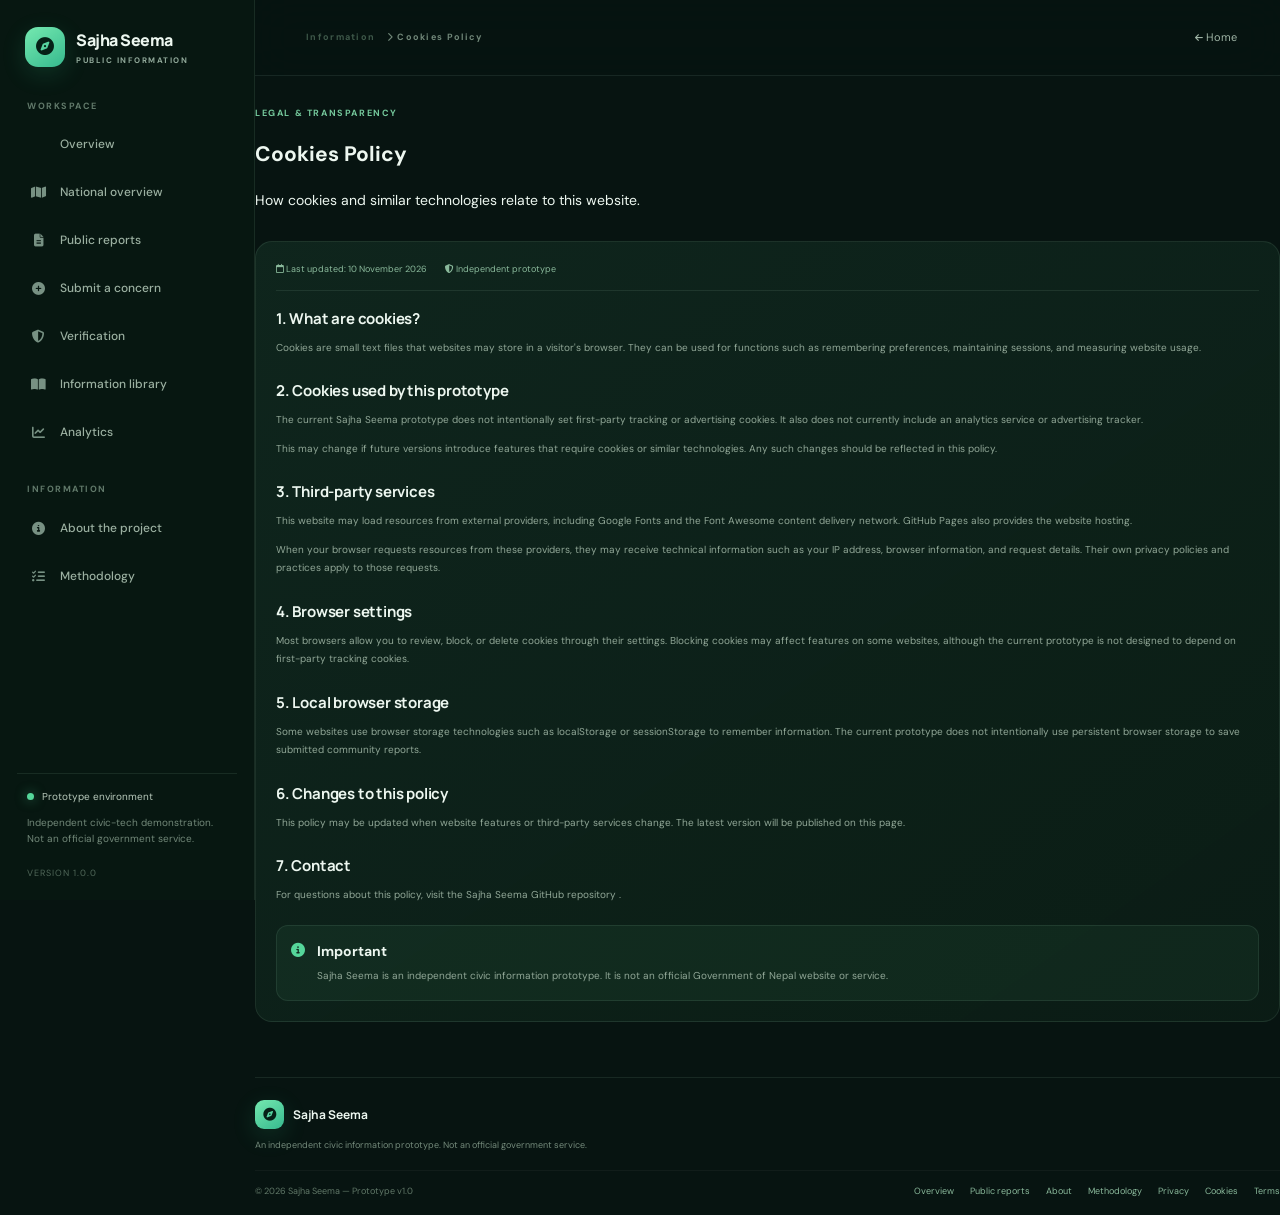
<file: pages/cookies.html>
<!DOCTYPE html>
<html lang="en">
<head>
  <meta charset="UTF-8">
  <meta name="viewport" content="width=device-width, initial-scale=1.0">
  <meta name="theme-color" content="#071411">
  <meta name="description" content="Cookies Policy for Sajha Seema, an independent civic information prototype.">
  <title>Cookies Policy | Sajha Seema</title>

  <link rel="preconnect" href="https://fonts.googleapis.com">
  <link rel="preconnect" href="https://fonts.gstatic.com" crossorigin>
  <link href="https://fonts.googleapis.com/css2?family=DM+Sans:wght@400;500;600;700&family=Manrope:wght@400;500;600;700;800&display=swap" rel="stylesheet">
  <link rel="stylesheet" href="https://cdnjs.cloudflare.com/ajax/libs/font-awesome/6.5.2/css/all.min.css">
  <link rel="stylesheet" href="../style.css">

</head>

<body>
  <div class="app-shell">

    <aside class="sidebar" id="sidebar">
      <a class="brand" href="../index.html">
        <span class="brand-mark"><i class="fa-solid fa-compass"></i></span>
        <span class="brand-copy">
          <strong>Sajha Seema</strong>
          <small>PUBLIC INFORMATION</small>
        </span>
      </a>

      <div class="sidebar-label">WORKSPACE</div>

      <nav class="side-nav" aria-label="Main navigation">
        <a class="nav-link" href="../index.html">
          <i class="fa-solid fa-grid-2"></i><span>Overview</span>
        </a>
        <a class="nav-link" href="../index.html#map">
          <i class="fa-solid fa-map"></i><span>National overview</span>
        </a>
        <a class="nav-link" href="reports.html">
          <i class="fa-solid fa-file-lines"></i><span>Public reports</span>
        </a>
        <a class="nav-link" href="../index.html#submit">
          <i class="fa-solid fa-circle-plus"></i><span>Submit a concern</span>
        </a>
        <a class="nav-link" href="../index.html#verification">
          <i class="fa-solid fa-shield-halved"></i><span>Verification</span>
        </a>
        <a class="nav-link" href="../index.html#library">
          <i class="fa-solid fa-book-open"></i><span>Information library</span>
        </a>
        <a class="nav-link" href="../index.html#analytics">
          <i class="fa-solid fa-chart-line"></i><span>Analytics</span>
        </a>
      </nav>

      <div class="sidebar-label sidebar-label-bottom">INFORMATION</div>

      <nav class="side-nav">
        <a class="nav-link" href="about.html">
          <i class="fa-solid fa-circle-info"></i><span>About the project</span>
        </a>
        <a class="nav-link" href="methodology.html">
          <i class="fa-solid fa-list-check"></i><span>Methodology</span>
        </a>
      </nav>

      <div class="sidebar-bottom">
        <div class="sidebar-status">
          <span class="status-dot"></span>
          <span>Prototype environment</span>
        </div>
        <p>Independent civic-tech demonstration. Not an official government service.</p>
        <span class="version">VERSION 1.0.0</span>
      </div>
    </aside>

    <main class="main-area">

      <header class="topbar">
        <button class="icon-button mobile-menu" id="menuToggle" aria-label="Open navigation" aria-controls="sidebar" aria-expanded="false">
          <i class="fa-solid fa-bars"></i>
        </button>

        <div class="breadcrumb">
          <span>Information</span>
          <i class="fa-solid fa-chevron-right"></i>
          <strong>Cookies Policy</strong>
        </div>

        <a href="../index.html" class="topbar-link">
          <i class="fa-solid fa-arrow-left"></i> Home
        </a>
      </header>

      <section class="page-section active">
        <div class="section-heading">
          <div>
            <span class="eyebrow">LEGAL & TRANSPARENCY</span>
            <h1>Cookies Policy</h1>
            <p>How cookies and similar technologies relate to this website.</p>
          </div>
        </div>

        <article class="panel policy-panel">
          <div class="policy-meta">
            <span><i class="fa-regular fa-calendar"></i> Last updated: 10 November 2026</span>
            <span><i class="fa-solid fa-shield-halved"></i> Independent prototype</span>
          </div>

          <h2>1. What are cookies?</h2>
          <p>
            Cookies are small text files that websites may store in a visitor's
            browser. They can be used for functions such as remembering
            preferences, maintaining sessions, and measuring website usage.
          </p>

          <h2>2. Cookies used by this prototype</h2>
          <p>
            The current Sajha Seema prototype does not intentionally set
            first-party tracking or advertising cookies. It also does not
            currently include an analytics service or advertising tracker.
          </p>
          <p>
            This may change if future versions introduce features that require
            cookies or similar technologies. Any such changes should be
            reflected in this policy.
          </p>

          <h2>3. Third-party services</h2>
          <p>
            This website may load resources from external providers, including
            Google Fonts and the Font Awesome content delivery network.
            GitHub Pages also provides the website hosting.
          </p>
          <p>
            When your browser requests resources from these providers, they
            may receive technical information such as your IP address,
            browser information, and request details. Their own privacy
            policies and practices apply to those requests.
          </p>

          <h2>4. Browser settings</h2>
          <p>
            Most browsers allow you to review, block, or delete cookies through
            their settings. Blocking cookies may affect features on some
            websites, although the current prototype is not designed to
            depend on first-party tracking cookies.
          </p>

          <h2>5. Local browser storage</h2>
          <p>
            Some websites use browser storage technologies such as
            localStorage or sessionStorage to remember information.
            The current prototype does not intentionally use persistent
            browser storage to save submitted community reports.
          </p>

          <h2>6. Changes to this policy</h2>
          <p>
            This policy may be updated when website features or third-party
            services change. The latest version will be published on this page.
          </p>

          <h2>7. Contact</h2>
          <p>
            For questions about this policy, visit the
            <a href="https://github.com/Rijan0228/Sajha-Seema" target="_blank" rel="noopener noreferrer">
              Sajha Seema GitHub repository
            </a>.
          </p>

          <div class="notice-card">
            <i class="fa-solid fa-circle-info"></i>
            <div>
              <strong>Important</strong>
              <p>
                Sajha Seema is an independent civic information prototype.
                It is not an official Government of Nepal website or service.
              </p>
            </div>
          </div>
        </article>

        <footer class="footer">
        <div class="footer-brand">
          <span class="brand-mark"><i class="fa-solid fa-compass"></i></span>
          <strong>Sajha Seema</strong>
        </div>
        <p>An independent civic information prototype. Not an official government service.</p>
        <div class="footer-bottom">
          <span>© <span id="currentYear"></span> Sajha Seema — Prototype v1.0</span>
          <div class="footer-links">
            <a href="../index.html">Overview</a>
            <a href="reports.html">Public reports</a>
            <a href="about.html">About</a>
            <a href="methodology.html">Methodology</a>
            <a href="privacy.html">Privacy</a>
            <a href="cookies.html">Cookies</a>
            <a href="terms.html">Terms</a>
          </div>
        </div>
      </footer>
      </section>
    </main>
  </div>

  <script>
    document.getElementById("currentYear").textContent =
      new Date().getFullYear();

    const menuToggle = document.getElementById("menuToggle");
    const sidebar = document.getElementById("sidebar");

    function setMobileMenu(open) {
      sidebar?.classList.toggle("open", open);
      menuToggle?.setAttribute("aria-expanded", String(open));
      menuToggle?.setAttribute("aria-label", open ? "Close navigation" : "Open navigation");
      document.body.classList.toggle("menu-open", open && window.innerWidth <= 850);
    }

    window.addEventListener("resize", () => {
      if (window.innerWidth > 850) setMobileMenu(false);
    });

    menuToggle?.addEventListener("click", () => {
      setMobileMenu(!sidebar?.classList.contains("open"));
    });

    sidebar?.querySelectorAll("a").forEach((link) => {
      link.addEventListener("click", () => setMobileMenu(false));
    });

    document.addEventListener("click", (event) => {
      if (sidebar?.classList.contains("open") &&
          !sidebar.contains(event.target) &&
          !menuToggle?.contains(event.target)) {
        setMobileMenu(false);
      }
    });

    document.addEventListener("keydown", (event) => {
      if (event.key === "Escape" && sidebar?.classList.contains("open")) {
        setMobileMenu(false);
        menuToggle?.focus();
      }
    });

  </script>
</body>
</html>
</file>
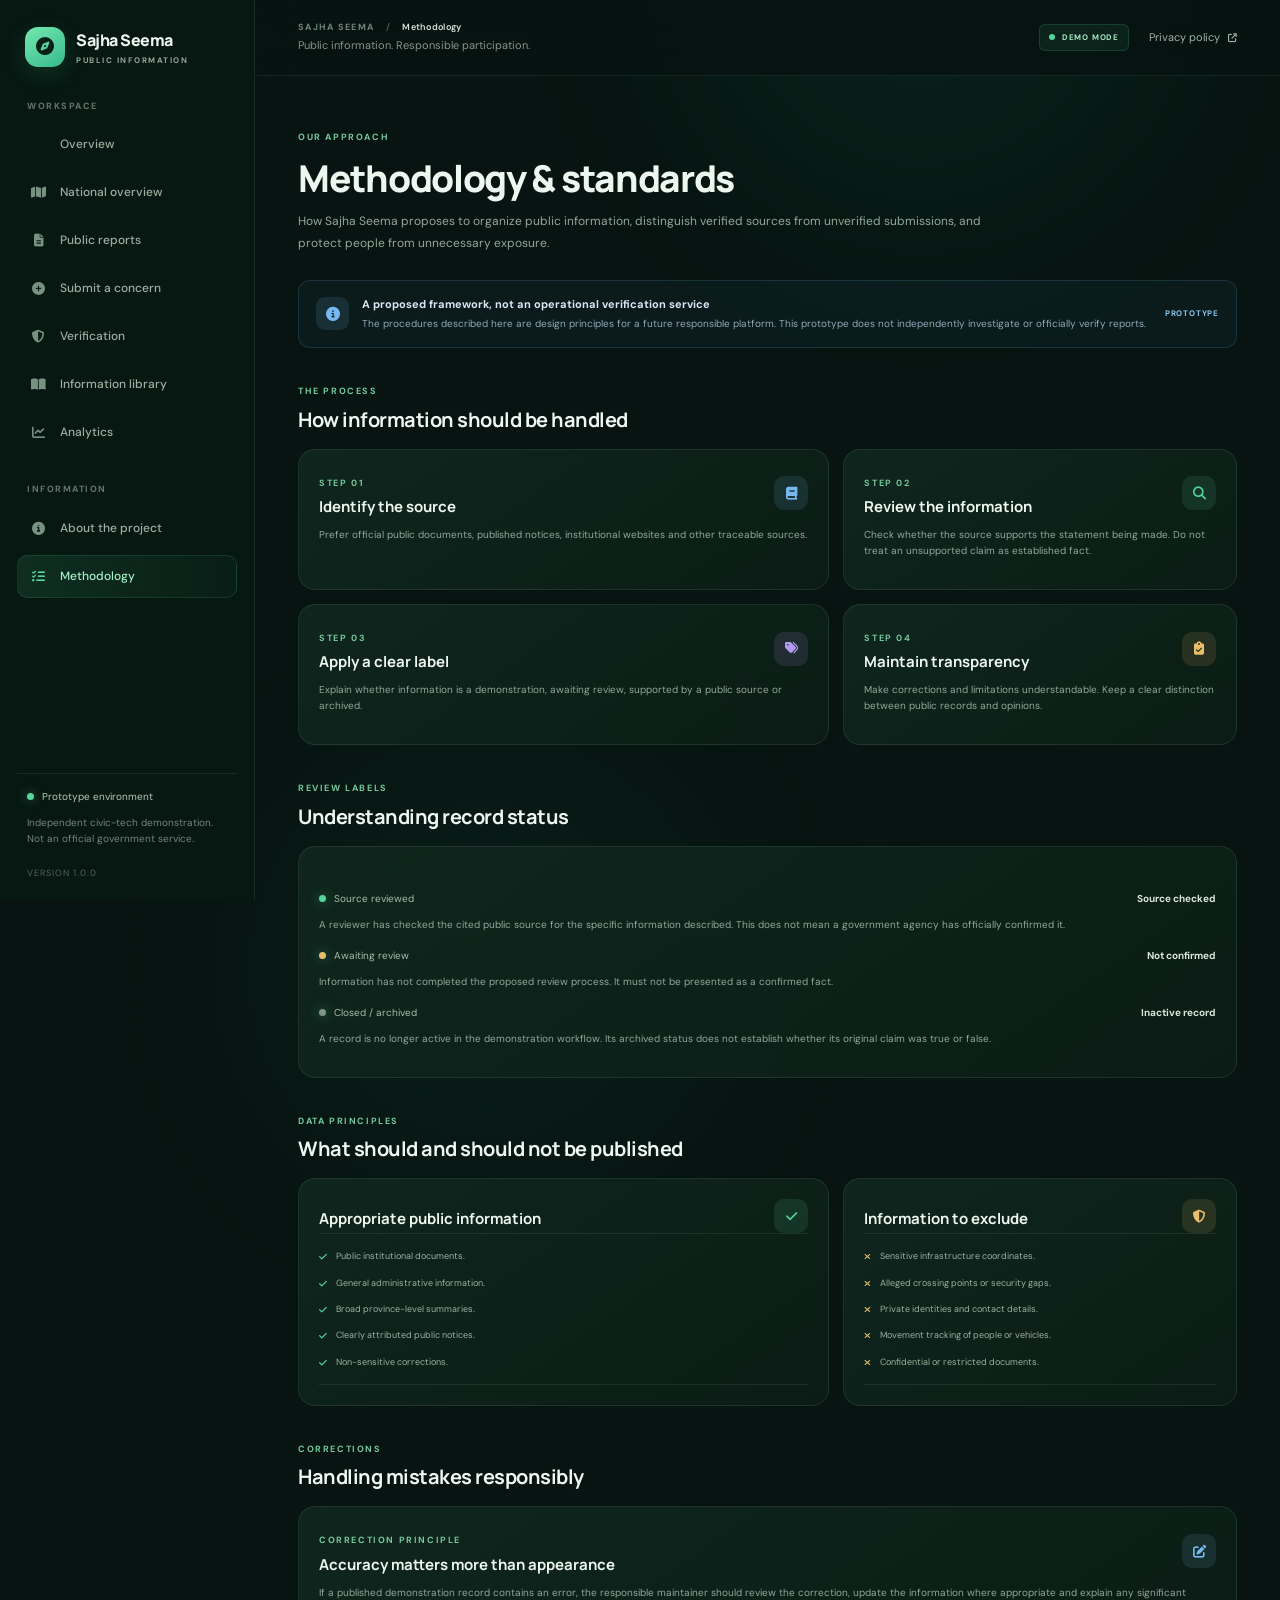
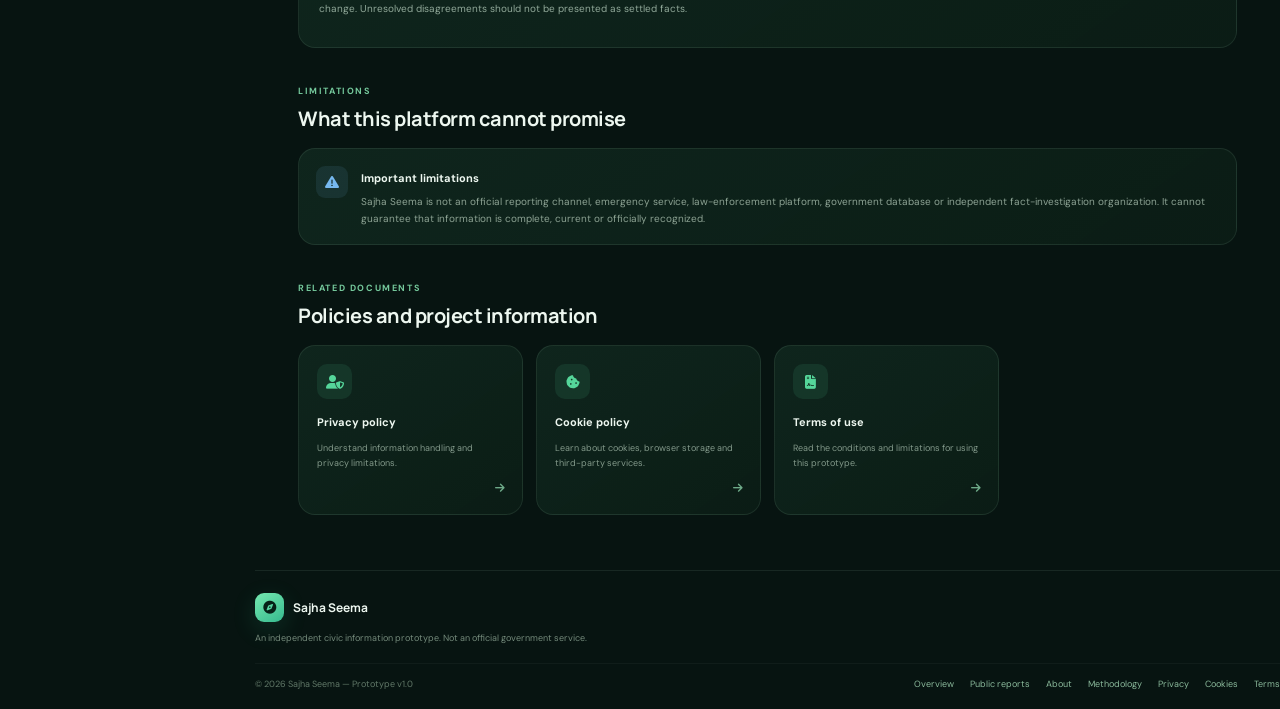
<file: pages/methodology.html>
<!DOCTYPE html>
<html lang="en">
<head>
  <meta charset="UTF-8">
  <meta name="viewport" content="width=device-width, initial-scale=1.0">
  <meta name="theme-color" content="#071411">
  <meta name="description" content="Learn how Sajha Seema approaches public sources, verification, corrections and responsible information handling.">
  <title>Methodology — Sajha Seema</title>

  <link rel="preconnect" href="https://fonts.googleapis.com">
  <link rel="preconnect" href="https://fonts.gstatic.com" crossorigin>
  <link href="https://fonts.googleapis.com/css2?family=DM+Sans:wght@400;500;600;700&family=Manrope:wght@400;500;600;700;800&display=swap" rel="stylesheet">
  <link rel="stylesheet" href="https://cdnjs.cloudflare.com/ajax/libs/font-awesome/6.5.2/css/all.min.css">
  <link rel="stylesheet" href="../style.css">
</head>

<body>
  <div class="ambient ambient-one"></div>
  <div class="ambient ambient-two"></div>

  <div class="app-shell">
    <aside class="sidebar" id="sidebar">
      <a class="brand" href="../index.html">
        <span class="brand-mark"><i class="fa-solid fa-compass"></i></span>
        <span class="brand-copy">
          <strong>Sajha Seema</strong>
          <small>PUBLIC INFORMATION</small>
        </span>
      </a>

      <div class="sidebar-label">WORKSPACE</div>

      <nav class="side-nav" aria-label="Main navigation">
        <a class="nav-link" href="../index.html">
          <i class="fa-solid fa-grid-2"></i><span>Overview</span>
        </a>
        <a class="nav-link" href="../index.html#map">
          <i class="fa-solid fa-map"></i><span>National overview</span>
        </a>
        <a class="nav-link" href="reports.html">
          <i class="fa-solid fa-file-lines"></i><span>Public reports</span>
        </a>
        <a class="nav-link" href="../index.html#submit">
          <i class="fa-solid fa-circle-plus"></i><span>Submit a concern</span>
        </a>
        <a class="nav-link" href="../index.html#verification">
          <i class="fa-solid fa-shield-halved"></i><span>Verification</span>
        </a>
        <a class="nav-link" href="../index.html#library">
          <i class="fa-solid fa-book-open"></i><span>Information library</span>
        </a>
        <a class="nav-link" href="../index.html#analytics">
          <i class="fa-solid fa-chart-line"></i><span>Analytics</span>
        </a>
      </nav>

      <div class="sidebar-label sidebar-label-bottom">INFORMATION</div>

      <nav class="side-nav">
        <a class="nav-link" href="about.html">
          <i class="fa-solid fa-circle-info"></i><span>About the project</span>
        </a>
        <a class="nav-link active" href="methodology.html">
          <i class="fa-solid fa-list-check"></i><span>Methodology</span>
        </a>
      </nav>

      <div class="sidebar-bottom">
        <div class="sidebar-status">
          <span class="status-dot"></span>
          <span>Prototype environment</span>
        </div>
        <p>Independent civic-tech demonstration. Not an official government service.</p>
        <span class="version">VERSION 1.0.0</span>
      </div>
    </aside>

    <main class="main-area">
      <header class="topbar">
        <div class="topbar-left">
          <button class="icon-button mobile-menu" id="menuToggle" aria-label="Open navigation" aria-controls="sidebar" aria-expanded="false">
            <i class="fa-solid fa-bars"></i>
          </button>
          <div>
            <div class="breadcrumb">
              SAJHA SEEMA <span>/</span> <b>Methodology</b>
            </div>
            <div class="topbar-subtitle">Public information. Responsible participation.</div>
          </div>
        </div>

        <div class="topbar-right">
          <span class="prototype-pill"><span></span> DEMO MODE</span>
          <a class="topbar-link" href="privacy.html">
            Privacy policy <i class="fa-solid fa-arrow-up-right-from-square"></i>
          </a>
        </div>
      </header>

      <div class="content">

        <div class="page-title">
          <span class="section-kicker">OUR APPROACH</span>
          <h1>Methodology & standards</h1>
          <p>
            How Sajha Seema proposes to organize public information,
            distinguish verified sources from unverified submissions,
            and protect people from unnecessary exposure.
          </p>
        </div>

        <div class="notice-banner compact-notice">
          <div class="notice-icon">
            <i class="fa-solid fa-circle-info"></i>
          </div>
          <div>
            <strong>A proposed framework, not an operational verification service</strong>
            <p>
              The procedures described here are design principles for a future
              responsible platform. This prototype does not independently
              investigate or officially verify reports.
            </p>
          </div>
          <span class="notice-tag">PROTOTYPE</span>
        </div>

        <div class="section-heading">
          <div>
            <span class="section-kicker">THE PROCESS</span>
            <h2>How information should be handled</h2>
          </div>
        </div>

        <div class="dashboard-grid">
          <article class="panel">
            <div class="panel-heading">
              <div>
                <span class="section-kicker">STEP 01</span>
                <h3>Identify the source</h3>
              </div>
              <span class="stat-icon blue">
                <i class="fa-solid fa-book"></i>
              </span>
            </div>
            <p class="panel-description">
              Prefer official public documents, published notices,
              institutional websites and other traceable sources.
            </p>
          </article>

          <article class="panel">
            <div class="panel-heading">
              <div>
                <span class="section-kicker">STEP 02</span>
                <h3>Review the information</h3>
              </div>
              <span class="stat-icon green">
                <i class="fa-solid fa-magnifying-glass"></i>
              </span>
            </div>
            <p class="panel-description">
              Check whether the source supports the statement being made.
              Do not treat an unsupported claim as established fact.
            </p>
          </article>

          <article class="panel">
            <div class="panel-heading">
              <div>
                <span class="section-kicker">STEP 03</span>
                <h3>Apply a clear label</h3>
              </div>
              <span class="stat-icon purple">
                <i class="fa-solid fa-tags"></i>
              </span>
            </div>
            <p class="panel-description">
              Explain whether information is a demonstration, awaiting review,
              supported by a public source or archived.
            </p>
          </article>

          <article class="panel">
            <div class="panel-heading">
              <div>
                <span class="section-kicker">STEP 04</span>
                <h3>Maintain transparency</h3>
              </div>
              <span class="stat-icon amber">
                <i class="fa-solid fa-clipboard-check"></i>
              </span>
            </div>
            <p class="panel-description">
              Make corrections and limitations understandable.
              Keep a clear distinction between public records and opinions.
            </p>
          </article>
        </div>

        <div class="section-heading">
          <div>
            <span class="section-kicker">REVIEW LABELS</span>
            <h2>Understanding record status</h2>
          </div>
        </div>

        <div class="panel">
          <div class="status-breakdown">

            <div class="status-row">
              <span class="status-dot green-dot"></span>
              <span>Source reviewed</span>
              <strong>Source checked</strong>
            </div>
            <p class="panel-description">
              A reviewer has checked the cited public source for the specific
              information described. This does not mean a government agency
              has officially confirmed it.
            </p>

            <div class="status-row">
              <span class="status-dot amber-dot"></span>
              <span>Awaiting review</span>
              <strong>Not confirmed</strong>
            </div>
            <p class="panel-description">
              Information has not completed the proposed review process.
              It must not be presented as a confirmed fact.
            </p>

            <div class="status-row">
              <span class="status-dot gray-dot"></span>
              <span>Closed / archived</span>
              <strong>Inactive record</strong>
            </div>
            <p class="panel-description">
              A record is no longer active in the demonstration workflow.
              Its archived status does not establish whether its original
              claim was true or false.
            </p>

          </div>
        </div>

        <div class="section-heading">
          <div>
            <span class="section-kicker">DATA PRINCIPLES</span>
            <h2>What should and should not be published</h2>
          </div>
        </div>

        <div class="dashboard-grid">
          <article class="panel">
            <div class="panel-heading">
              <h3>Appropriate public information</h3>
              <span class="stat-icon green">
                <i class="fa-solid fa-check"></i>
              </span>
            </div>
            <ul class="safety-list">
              <li><i class="fa-solid fa-check"></i> Public institutional documents.</li>
              <li><i class="fa-solid fa-check"></i> General administrative information.</li>
              <li><i class="fa-solid fa-check"></i> Broad province-level summaries.</li>
              <li><i class="fa-solid fa-check"></i> Clearly attributed public notices.</li>
              <li><i class="fa-solid fa-check"></i> Non-sensitive corrections.</li>
            </ul>
          </article>

          <article class="panel">
            <div class="panel-heading">
              <h3>Information to exclude</h3>
              <span class="stat-icon amber">
                <i class="fa-solid fa-shield-halved"></i>
              </span>
            </div>
            <ul class="safety-list">
              <li><i class="fa-solid fa-xmark"></i> Sensitive infrastructure coordinates.</li>
              <li><i class="fa-solid fa-xmark"></i> Alleged crossing points or security gaps.</li>
              <li><i class="fa-solid fa-xmark"></i> Private identities and contact details.</li>
              <li><i class="fa-solid fa-xmark"></i> Movement tracking of people or vehicles.</li>
              <li><i class="fa-solid fa-xmark"></i> Confidential or restricted documents.</li>
            </ul>
          </article>
        </div>

        <div class="section-heading">
          <div>
            <span class="section-kicker">CORRECTIONS</span>
            <h2>Handling mistakes responsibly</h2>
          </div>
        </div>

        <article class="panel">
          <div class="panel-heading">
            <div>
              <span class="section-kicker">CORRECTION PRINCIPLE</span>
              <h3>Accuracy matters more than appearance</h3>
            </div>
            <span class="stat-icon blue">
              <i class="fa-solid fa-pen-to-square"></i>
            </span>
          </div>

          <p class="panel-description">
            If a published demonstration record contains an error, the
            responsible maintainer should review the correction, update the
            information where appropriate and explain any significant change.
            Unresolved disagreements should not be presented as settled facts.
          </p>
        </article>

        <div class="section-heading">
          <div>
            <span class="section-kicker">LIMITATIONS</span>
            <h2>What this platform cannot promise</h2>
          </div>
        </div>

        <div class="info-panel panel">
          <div class="info-panel-icon">
            <i class="fa-solid fa-triangle-exclamation"></i>
          </div>
          <div>
            <strong>Important limitations</strong>
            <p>
              Sajha Seema is not an official reporting channel, emergency
              service, law-enforcement platform, government database or
              independent fact-investigation organization. It cannot guarantee
              that information is complete, current or officially recognized.
            </p>
          </div>
        </div>

        <div class="section-heading">
          <div>
            <span class="section-kicker">RELATED DOCUMENTS</span>
            <h2>Policies and project information</h2>
          </div>
        </div>

        <div class="feature-grid">
          <a class="feature-card" href="privacy.html">
            <span class="feature-icon">
              <i class="fa-solid fa-user-shield"></i>
            </span>
            <strong>Privacy policy</strong>
            <p>Understand information handling and privacy limitations.</p>
            <span class="feature-arrow"><i class="fa-solid fa-arrow-right"></i></span>
          </a>

          <a class="feature-card" href="cookies.html">
            <span class="feature-icon">
              <i class="fa-solid fa-cookie-bite"></i>
            </span>
            <strong>Cookie policy</strong>
            <p>Learn about cookies, browser storage and third-party services.</p>
            <span class="feature-arrow"><i class="fa-solid fa-arrow-right"></i></span>
          </a>

          <a class="feature-card" href="terms.html">
            <span class="feature-icon">
              <i class="fa-solid fa-file-contract"></i>
            </span>
            <strong>Terms of use</strong>
            <p>Read the conditions and limitations for using this prototype.</p>
            <span class="feature-arrow"><i class="fa-solid fa-arrow-right"></i></span>
          </a>
        </div>

      </div>

      <footer class="footer">
        <div class="footer-brand">
          <span class="brand-mark"><i class="fa-solid fa-compass"></i></span>
          <strong>Sajha Seema</strong>
        </div>
        <p>An independent civic information prototype. Not an official government service.</p>
        <div class="footer-bottom">
          <span>© <span id="currentYear"></span> Sajha Seema — Prototype v1.0</span>
          <div class="footer-links">
            <a href="../index.html">Overview</a>
            <a href="reports.html">Public reports</a>
            <a href="about.html">About</a>
            <a href="methodology.html">Methodology</a>
            <a href="privacy.html">Privacy</a>
            <a href="cookies.html">Cookies</a>
            <a href="terms.html">Terms</a>
          </div>
        </div>
      </footer>
    </main>
  </div>

  <script>
    document.getElementById("currentYear").textContent =
      new Date().getFullYear();


    const menuToggle = document.getElementById("menuToggle");
    const sidebar = document.getElementById("sidebar");

    function setMobileMenu(open) {
      sidebar?.classList.toggle("open", open);
      menuToggle?.setAttribute("aria-expanded", String(open));
      menuToggle?.setAttribute("aria-label", open ? "Close navigation" : "Open navigation");
      document.body.classList.toggle("menu-open", open && window.innerWidth <= 850);
    }

    window.addEventListener("resize", () => {
      if (window.innerWidth > 850) setMobileMenu(false);
    });

    menuToggle?.addEventListener("click", () => {
      setMobileMenu(!sidebar?.classList.contains("open"));
    });

    sidebar?.querySelectorAll("a").forEach((link) => {
      link.addEventListener("click", () => setMobileMenu(false));
    });

    document.addEventListener("click", (event) => {
      if (sidebar?.classList.contains("open") &&
          !sidebar.contains(event.target) &&
          !menuToggle?.contains(event.target)) {
        setMobileMenu(false);
      }
    });

    document.addEventListener("keydown", (event) => {
      if (event.key === "Escape" && sidebar?.classList.contains("open")) {
        setMobileMenu(false);
        menuToggle?.focus();
      }
    });

  </script>
</body>
</html>
</file>
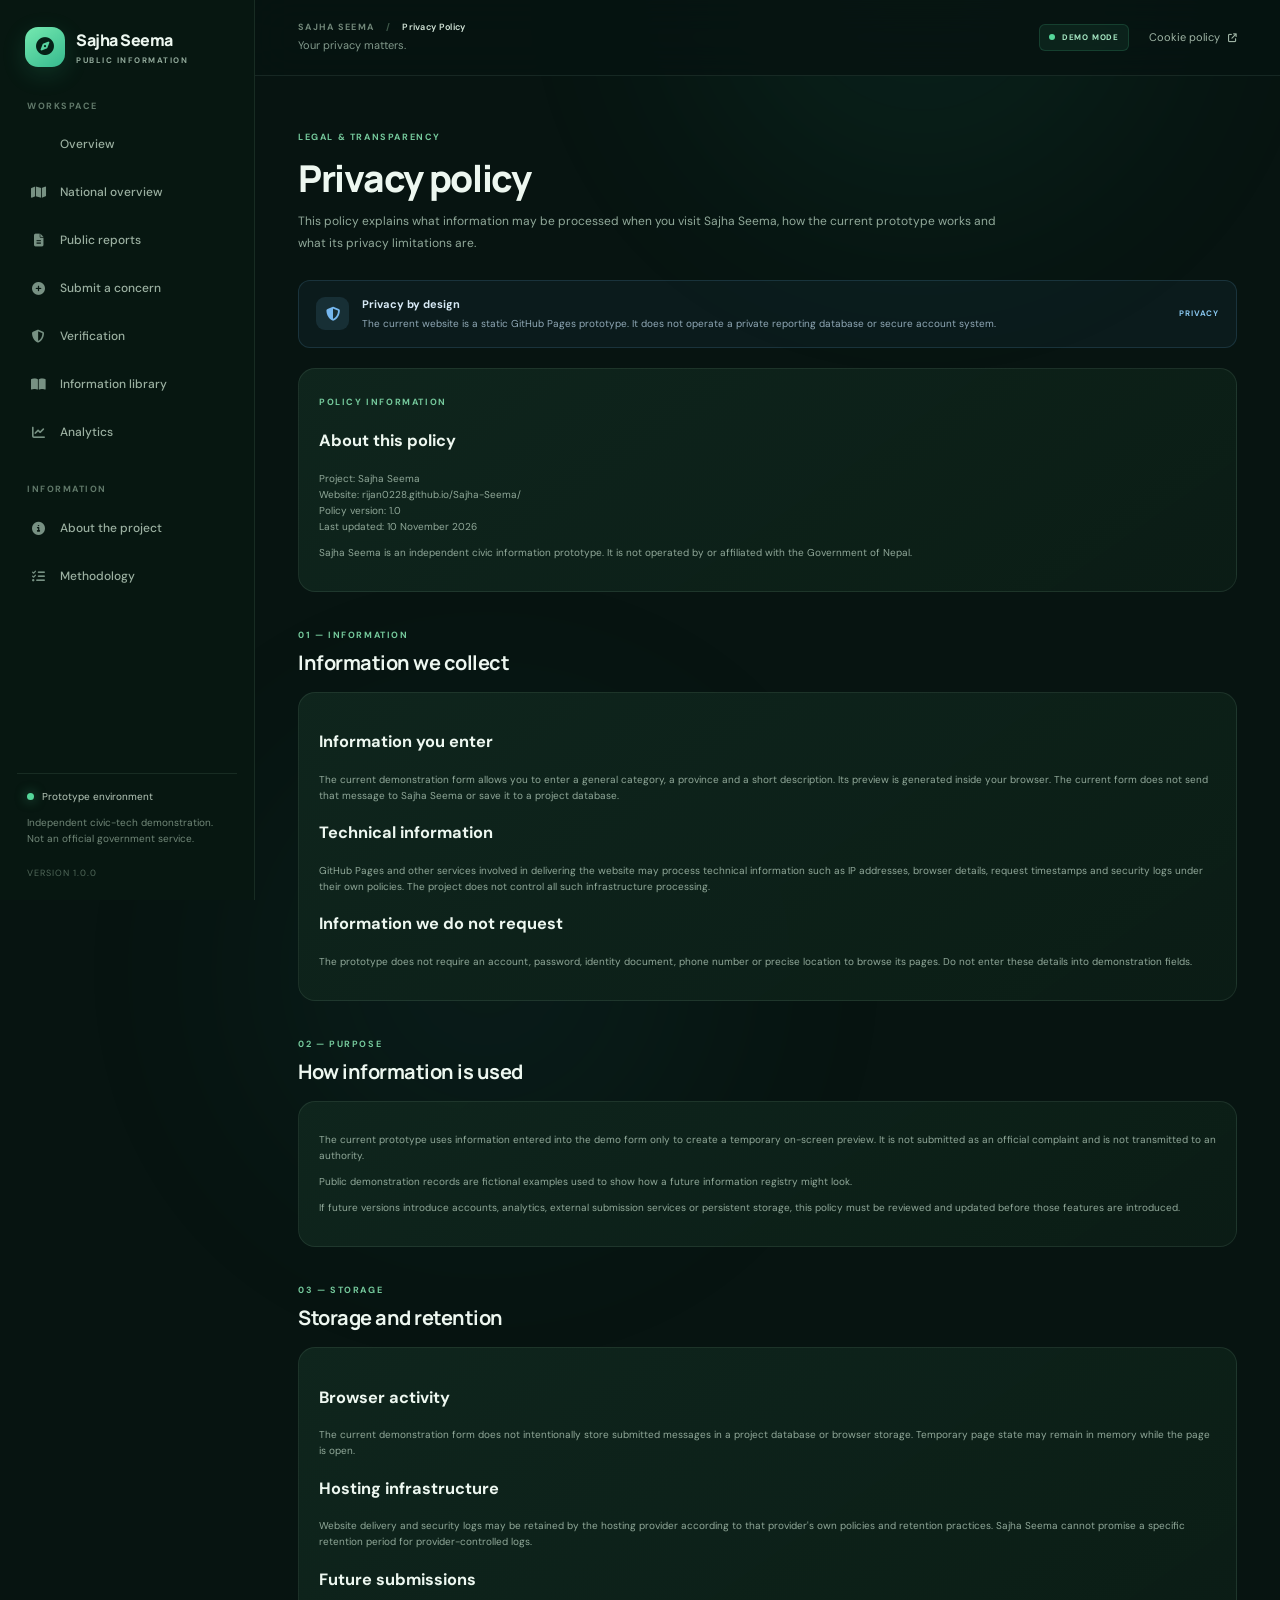
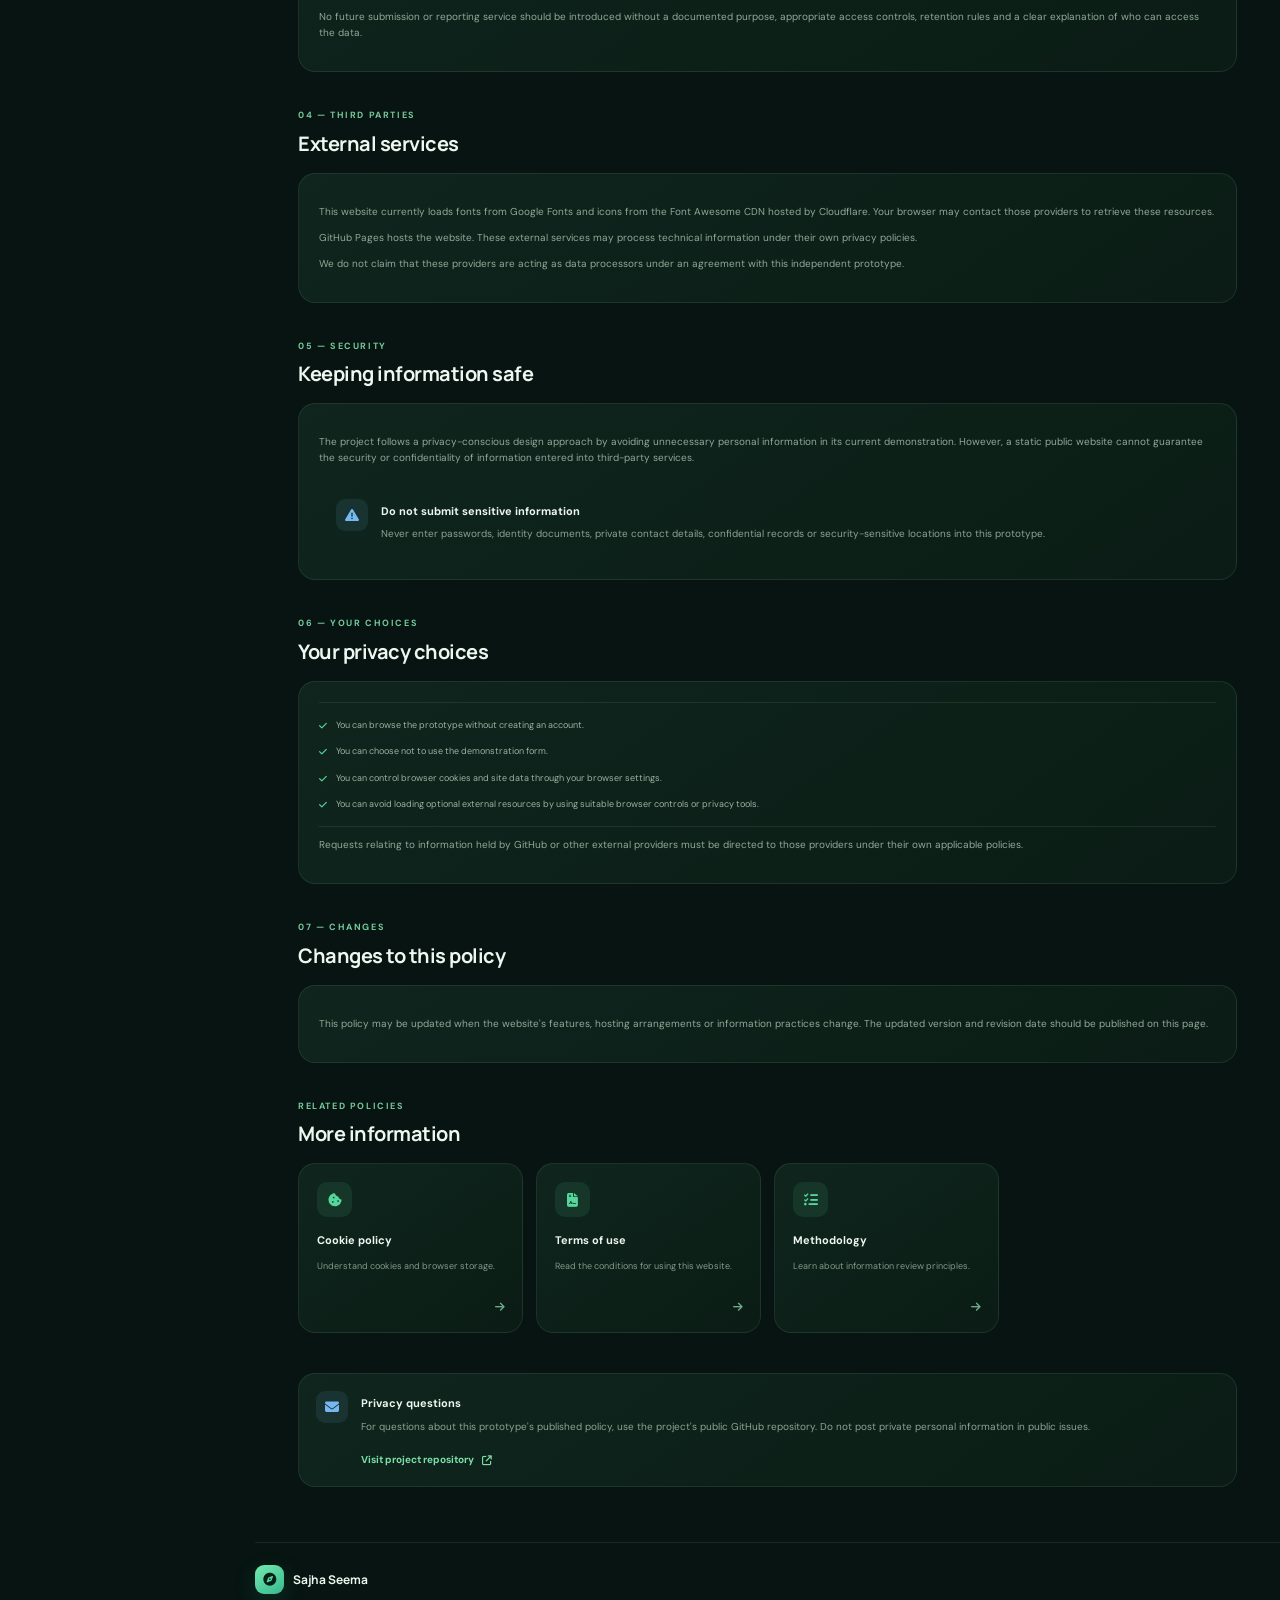
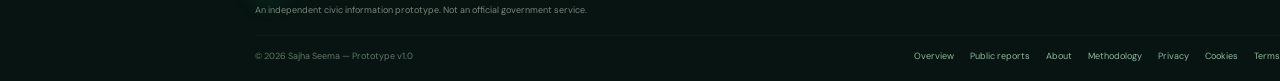
<file: pages/privacy.html>
<!DOCTYPE html>
<html lang="en">
<head>
  <meta charset="UTF-8">
  <meta name="viewport" content="width=device-width, initial-scale=1.0">
  <meta name="theme-color" content="#071411">
  <meta name="description" content="Sajha Seema privacy policy explaining information handling, privacy limitations and user rights.">
  <title>Privacy Policy — Sajha Seema</title>

  <link rel="preconnect" href="https://fonts.googleapis.com">
  <link rel="preconnect" href="https://fonts.gstatic.com" crossorigin>
  <link href="https://fonts.googleapis.com/css2?family=DM+Sans:wght@400;500;600;700&family=Manrope:wght@400;500;600;700;800&display=swap" rel="stylesheet">
  <link rel="stylesheet" href="https://cdnjs.cloudflare.com/ajax/libs/font-awesome/6.5.2/css/all.min.css">
  <link rel="stylesheet" href="../style.css">
</head>

<body>
  <div class="ambient ambient-one"></div>
  <div class="ambient ambient-two"></div>

  <div class="app-shell">
    <aside class="sidebar" id="sidebar">
      <a class="brand" href="../index.html">
        <span class="brand-mark"><i class="fa-solid fa-compass"></i></span>
        <span class="brand-copy">
          <strong>Sajha Seema</strong>
          <small>PUBLIC INFORMATION</small>
        </span>
      </a>

      <div class="sidebar-label">WORKSPACE</div>

      <nav class="side-nav" aria-label="Main navigation">
        <a class="nav-link" href="../index.html">
          <i class="fa-solid fa-grid-2"></i><span>Overview</span>
        </a>
        <a class="nav-link" href="../index.html#map">
          <i class="fa-solid fa-map"></i><span>National overview</span>
        </a>
        <a class="nav-link" href="reports.html">
          <i class="fa-solid fa-file-lines"></i><span>Public reports</span>
        </a>
        <a class="nav-link" href="../index.html#submit">
          <i class="fa-solid fa-circle-plus"></i><span>Submit a concern</span>
        </a>
        <a class="nav-link" href="../index.html#verification">
          <i class="fa-solid fa-shield-halved"></i><span>Verification</span>
        </a>
        <a class="nav-link" href="../index.html#library">
          <i class="fa-solid fa-book-open"></i><span>Information library</span>
        </a>
        <a class="nav-link" href="../index.html#analytics">
          <i class="fa-solid fa-chart-line"></i><span>Analytics</span>
        </a>
      </nav>

      <div class="sidebar-label sidebar-label-bottom">INFORMATION</div>

      <nav class="side-nav">
        <a class="nav-link" href="about.html">
          <i class="fa-solid fa-circle-info"></i><span>About the project</span>
        </a>
        <a class="nav-link" href="methodology.html">
          <i class="fa-solid fa-list-check"></i><span>Methodology</span>
        </a>
      </nav>

      <div class="sidebar-bottom">
        <div class="sidebar-status">
          <span class="status-dot"></span>
          <span>Prototype environment</span>
        </div>
        <p>Independent civic-tech demonstration. Not an official government service.</p>
        <span class="version">VERSION 1.0.0</span>
      </div>
    </aside>

    <main class="main-area">
      <header class="topbar">
        <div class="topbar-left">
          <button class="icon-button mobile-menu" id="menuToggle" aria-label="Open navigation" aria-controls="sidebar" aria-expanded="false">
            <i class="fa-solid fa-bars"></i>
          </button>
          <div>
            <div class="breadcrumb">
              SAJHA SEEMA <span>/</span> <b>Privacy Policy</b>
            </div>
            <div class="topbar-subtitle">Your privacy matters.</div>
          </div>
        </div>

        <div class="topbar-right">
          <span class="prototype-pill"><span></span> DEMO MODE</span>
          <a class="topbar-link" href="cookies.html">
            Cookie policy <i class="fa-solid fa-arrow-up-right-from-square"></i>
          </a>
        </div>
      </header>

      <div class="content">

        <div class="page-title">
          <span class="section-kicker">LEGAL & TRANSPARENCY</span>
          <h1>Privacy policy</h1>
          <p>
            This policy explains what information may be processed when you
            visit Sajha Seema, how the current prototype works and what its
            privacy limitations are.
          </p>
        </div>

        <div class="notice-banner compact-notice">
          <div class="notice-icon">
            <i class="fa-solid fa-shield-halved"></i>
          </div>
          <div>
            <strong>Privacy by design</strong>
            <p>
              The current website is a static GitHub Pages prototype.
              It does not operate a private reporting database or secure
              account system.
            </p>
          </div>
          <span class="notice-tag">PRIVACY</span>
        </div>

        <article class="panel">
          <span class="section-kicker">POLICY INFORMATION</span>
          <h3>About this policy</h3>
          <p class="panel-description">
            Project: Sajha Seema<br>
            Website: rijan0228.github.io/Sajha-Seema/<br>
            Policy version: 1.0<br>
            Last updated: 10 November 2026
          </p>
          <p class="panel-description">
            Sajha Seema is an independent civic information prototype.
            It is not operated by or affiliated with the Government of Nepal.
          </p>
        </article>

        <div class="section-heading">
          <div>
            <span class="section-kicker">01 — INFORMATION</span>
            <h2>Information we collect</h2>
          </div>
        </div>

        <article class="panel">
          <h3>Information you enter</h3>
          <p class="panel-description">
            The current demonstration form allows you to enter a general
            category, a province and a short description. Its preview is
            generated inside your browser. The current form does not send
            that message to Sajha Seema or save it to a project database.
          </p>

          <h3>Technical information</h3>
          <p class="panel-description">
            GitHub Pages and other services involved in delivering the website
            may process technical information such as IP addresses, browser
            details, request timestamps and security logs under their own
            policies. The project does not control all such infrastructure
            processing.
          </p>

          <h3>Information we do not request</h3>
          <p class="panel-description">
            The prototype does not require an account, password, identity
            document, phone number or precise location to browse its pages.
            Do not enter these details into demonstration fields.
          </p>
        </article>

        <div class="section-heading">
          <div>
            <span class="section-kicker">02 — PURPOSE</span>
            <h2>How information is used</h2>
          </div>
        </div>

        <article class="panel">
          <p class="panel-description">
            The current prototype uses information entered into the demo form
            only to create a temporary on-screen preview. It is not submitted
            as an official complaint and is not transmitted to an authority.
          </p>
          <p class="panel-description">
            Public demonstration records are fictional examples used to show
            how a future information registry might look.
          </p>
          <p class="panel-description">
            If future versions introduce accounts, analytics, external
            submission services or persistent storage, this policy must be
            reviewed and updated before those features are introduced.
          </p>
        </article>

        <div class="section-heading">
          <div>
            <span class="section-kicker">03 — STORAGE</span>
            <h2>Storage and retention</h2>
          </div>
        </div>

        <article class="panel">
          <h3>Browser activity</h3>
          <p class="panel-description">
            The current demonstration form does not intentionally store
            submitted messages in a project database or browser storage.
            Temporary page state may remain in memory while the page is open.
          </p>

          <h3>Hosting infrastructure</h3>
          <p class="panel-description">
            Website delivery and security logs may be retained by the hosting
            provider according to that provider's own policies and retention
            practices. Sajha Seema cannot promise a specific retention period
            for provider-controlled logs.
          </p>

          <h3>Future submissions</h3>
          <p class="panel-description">
            No future submission or reporting service should be introduced
            without a documented purpose, appropriate access controls,
            retention rules and a clear explanation of who can access the data.
          </p>
        </article>

        <div class="section-heading">
          <div>
            <span class="section-kicker">04 — THIRD PARTIES</span>
            <h2>External services</h2>
          </div>
        </div>

        <article class="panel">
          <p class="panel-description">
            This website currently loads fonts from Google Fonts and icons
            from the Font Awesome CDN hosted by Cloudflare. Your browser may
            contact those providers to retrieve these resources.
          </p>
          <p class="panel-description">
            GitHub Pages hosts the website. These external services may process
            technical information under their own privacy policies.
          </p>
          <p class="panel-description">
            We do not claim that these providers are acting as data processors
            under an agreement with this independent prototype.
          </p>
        </article>

        <div class="section-heading">
          <div>
            <span class="section-kicker">05 — SECURITY</span>
            <h2>Keeping information safe</h2>
          </div>
        </div>

        <article class="panel">
          <p class="panel-description">
            The project follows a privacy-conscious design approach by avoiding
            unnecessary personal information in its current demonstration.
            However, a static public website cannot guarantee the security
            or confidentiality of information entered into third-party services.
          </p>

          <div class="info-panel">
            <div class="info-panel-icon">
              <i class="fa-solid fa-triangle-exclamation"></i>
            </div>
            <div>
              <strong>Do not submit sensitive information</strong>
              <p>
                Never enter passwords, identity documents, private contact
                details, confidential records or security-sensitive locations
                into this prototype.
              </p>
            </div>
          </div>
        </article>

        <div class="section-heading">
          <div>
            <span class="section-kicker">06 — YOUR CHOICES</span>
            <h2>Your privacy choices</h2>
          </div>
        </div>

        <article class="panel">
          <ul class="safety-list">
            <li>
              <i class="fa-solid fa-check"></i>
              You can browse the prototype without creating an account.
            </li>
            <li>
              <i class="fa-solid fa-check"></i>
              You can choose not to use the demonstration form.
            </li>
            <li>
              <i class="fa-solid fa-check"></i>
              You can control browser cookies and site data through your browser settings.
            </li>
            <li>
              <i class="fa-solid fa-check"></i>
              You can avoid loading optional external resources by using suitable browser controls or privacy tools.
            </li>
          </ul>
          <p class="panel-description">
            Requests relating to information held by GitHub or other external
            providers must be directed to those providers under their own
            applicable policies.
          </p>
        </article>

        <div class="section-heading">
          <div>
            <span class="section-kicker">07 — CHANGES</span>
            <h2>Changes to this policy</h2>
          </div>
        </div>

        <article class="panel">
          <p class="panel-description">
            This policy may be updated when the website's features,
            hosting arrangements or information practices change.
            The updated version and revision date should be published on
            this page.
          </p>
        </article>

        <div class="section-heading">
          <div>
            <span class="section-kicker">RELATED POLICIES</span>
            <h2>More information</h2>
          </div>
        </div>

        <div class="feature-grid">
          <a class="feature-card" href="cookies.html">
            <span class="feature-icon">
              <i class="fa-solid fa-cookie-bite"></i>
            </span>
            <strong>Cookie policy</strong>
            <p>Understand cookies and browser storage.</p>
            <span class="feature-arrow"><i class="fa-solid fa-arrow-right"></i></span>
          </a>

          <a class="feature-card" href="terms.html">
            <span class="feature-icon">
              <i class="fa-solid fa-file-contract"></i>
            </span>
            <strong>Terms of use</strong>
            <p>Read the conditions for using this website.</p>
            <span class="feature-arrow"><i class="fa-solid fa-arrow-right"></i></span>
          </a>

          <a class="feature-card" href="methodology.html">
            <span class="feature-icon">
              <i class="fa-solid fa-list-check"></i>
            </span>
            <strong>Methodology</strong>
            <p>Learn about information review principles.</p>
            <span class="feature-arrow"><i class="fa-solid fa-arrow-right"></i></span>
          </a>
        </div>

        <div class="info-panel panel">
          <div class="info-panel-icon">
            <i class="fa-solid fa-envelope"></i>
          </div>
          <div>
            <strong>Privacy questions</strong>
            <p>
              For questions about this prototype's published policy,
              use the project's public GitHub repository. Do not post
              private personal information in public issues.
            </p>
            <a class="text-link" href="https://github.com/Rijan0228/Sajha-Seema">
              Visit project repository
              <i class="fa-solid fa-arrow-up-right-from-square"></i>
            </a>
          </div>
        </div>

      </div>

      <footer class="footer">
        <div class="footer-brand">
          <span class="brand-mark"><i class="fa-solid fa-compass"></i></span>
          <strong>Sajha Seema</strong>
        </div>
        <p>An independent civic information prototype. Not an official government service.</p>
        <div class="footer-bottom">
          <span>© <span id="currentYear"></span> Sajha Seema — Prototype v1.0</span>
          <div class="footer-links">
            <a href="../index.html">Overview</a>
            <a href="reports.html">Public reports</a>
            <a href="about.html">About</a>
            <a href="methodology.html">Methodology</a>
            <a href="privacy.html">Privacy</a>
            <a href="cookies.html">Cookies</a>
            <a href="terms.html">Terms</a>
          </div>
        </div>
      </footer>
    </main>
  </div>

  <script>
    document.getElementById("currentYear").textContent =
      new Date().getFullYear();


    const menuToggle = document.getElementById("menuToggle");
    const sidebar = document.getElementById("sidebar");

    function setMobileMenu(open) {
      sidebar?.classList.toggle("open", open);
      menuToggle?.setAttribute("aria-expanded", String(open));
      menuToggle?.setAttribute("aria-label", open ? "Close navigation" : "Open navigation");
      document.body.classList.toggle("menu-open", open && window.innerWidth <= 850);
    }

    window.addEventListener("resize", () => {
      if (window.innerWidth > 850) setMobileMenu(false);
    });

    menuToggle?.addEventListener("click", () => {
      setMobileMenu(!sidebar?.classList.contains("open"));
    });

    sidebar?.querySelectorAll("a").forEach((link) => {
      link.addEventListener("click", () => setMobileMenu(false));
    });

    document.addEventListener("click", (event) => {
      if (sidebar?.classList.contains("open") &&
          !sidebar.contains(event.target) &&
          !menuToggle?.contains(event.target)) {
        setMobileMenu(false);
      }
    });

    document.addEventListener("keydown", (event) => {
      if (event.key === "Escape" && sidebar?.classList.contains("open")) {
        setMobileMenu(false);
        menuToggle?.focus();
      }
    });

  </script>
</body>
</html>
</file>
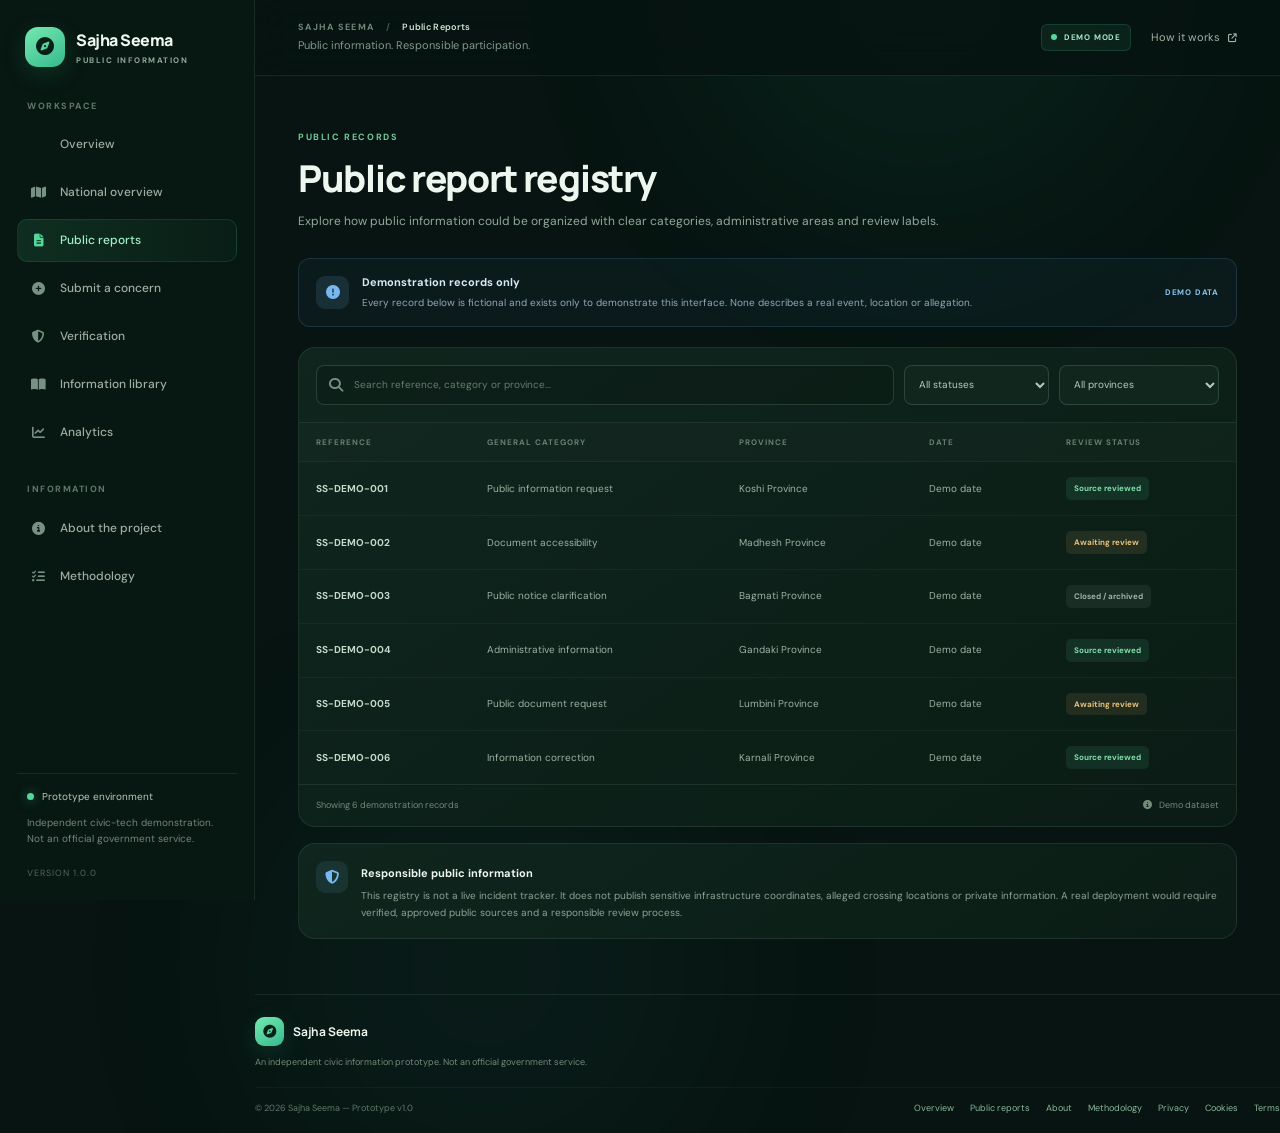
<file: pages/reports.html>
<!DOCTYPE html>
<html lang="en">
<head>
  <meta charset="UTF-8">
  <meta name="viewport" content="width=device-width, initial-scale=1.0">
  <meta name="theme-color" content="#071411">
  <meta name="description" content="Browse demonstration public information records on Sajha Seema.">
  <title>Public Reports — Sajha Seema</title>

  <link rel="preconnect" href="https://fonts.googleapis.com">
  <link rel="preconnect" href="https://fonts.gstatic.com" crossorigin>
  <link href="https://fonts.googleapis.com/css2?family=DM+Sans:wght@400;500;600;700&family=Manrope:wght@400;500;600;700;800&display=swap" rel="stylesheet">
  <link rel="stylesheet" href="https://cdnjs.cloudflare.com/ajax/libs/font-awesome/6.5.2/css/all.min.css">
  <link rel="stylesheet" href="../style.css">
</head>

<body>
  <div class="ambient ambient-one"></div>
  <div class="ambient ambient-two"></div>

  <div class="app-shell">
    <aside class="sidebar" id="sidebar">
      <a class="brand" href="../index.html">
        <span class="brand-mark"><i class="fa-solid fa-compass"></i></span>
        <span class="brand-copy">
          <strong>Sajha Seema</strong>
          <small>PUBLIC INFORMATION</small>
        </span>
      </a>

      <div class="sidebar-label">WORKSPACE</div>

      <nav class="side-nav" aria-label="Main navigation">
        <a class="nav-link" href="../index.html">
          <i class="fa-solid fa-grid-2"></i><span>Overview</span>
        </a>
        <a class="nav-link" href="../index.html#map">
          <i class="fa-solid fa-map"></i><span>National overview</span>
        </a>
        <a class="nav-link active" href="reports.html">
          <i class="fa-solid fa-file-lines"></i><span>Public reports</span>
        </a>
        <a class="nav-link" href="../index.html#submit">
          <i class="fa-solid fa-circle-plus"></i><span>Submit a concern</span>
        </a>
        <a class="nav-link" href="../index.html#verification">
          <i class="fa-solid fa-shield-halved"></i><span>Verification</span>
        </a>
        <a class="nav-link" href="../index.html#library">
          <i class="fa-solid fa-book-open"></i><span>Information library</span>
        </a>
        <a class="nav-link" href="../index.html#analytics">
          <i class="fa-solid fa-chart-line"></i><span>Analytics</span>
        </a>
      </nav>

      <div class="sidebar-label sidebar-label-bottom">INFORMATION</div>

      <nav class="side-nav">
        <a class="nav-link" href="about.html">
          <i class="fa-solid fa-circle-info"></i><span>About the project</span>
        </a>
        <a class="nav-link" href="methodology.html">
          <i class="fa-solid fa-list-check"></i><span>Methodology</span>
        </a>
      </nav>

      <div class="sidebar-bottom">
        <div class="sidebar-status">
          <span class="status-dot"></span>
          <span>Prototype environment</span>
        </div>
        <p>Independent civic-tech demonstration. Not an official government service.</p>
        <span class="version">VERSION 1.0.0</span>
      </div>
    </aside>

    <main class="main-area">
      <header class="topbar">
        <div class="topbar-left">
          <button class="icon-button mobile-menu" id="menuToggle" aria-label="Open navigation" aria-controls="sidebar" aria-expanded="false">
            <i class="fa-solid fa-bars"></i>
          </button>
          <div>
            <div class="breadcrumb">
              SAJHA SEEMA <span>/</span> <b>Public Reports</b>
            </div>
            <div class="topbar-subtitle">Public information. Responsible participation.</div>
          </div>
        </div>

        <div class="topbar-right">
          <span class="prototype-pill"><span></span> DEMO MODE</span>
          <a class="topbar-link" href="methodology.html">
            How it works <i class="fa-solid fa-arrow-up-right-from-square"></i>
          </a>
        </div>
      </header>

      <div class="content">
        <div class="page-title">
          <span class="section-kicker">PUBLIC RECORDS</span>
          <h1>Public report registry</h1>
          <p>
            Explore how public information could be organized with clear
            categories, administrative areas and review labels.
          </p>
        </div>

        <div class="notice-banner compact-notice">
          <div class="notice-icon">
            <i class="fa-solid fa-circle-exclamation"></i>
          </div>
          <div>
            <strong>Demonstration records only</strong>
            <p>
              Every record below is fictional and exists only to demonstrate
              this interface. None describes a real event, location or allegation.
            </p>
          </div>
          <span class="notice-tag">DEMO DATA</span>
        </div>

        <div class="panel registry-panel">
          <div class="registry-toolbar">
            <div class="search-box">
              <i class="fa-solid fa-magnifying-glass"></i>
              <input
                type="search"
                id="reportSearch"
                placeholder="Search reference, category or province..."
                aria-label="Search public reports"
              >
            </div>

            <select id="statusFilter" aria-label="Filter by review status">
              <option value="all">All statuses</option>
              <option value="reviewed">Source reviewed</option>
              <option value="pending">Awaiting review</option>
              <option value="closed">Closed / archived</option>
            </select>

            <select id="provinceFilter" aria-label="Filter by province">
              <option value="all">All provinces</option>
              <option value="Koshi Province">Koshi Province</option>
              <option value="Madhesh Province">Madhesh Province</option>
              <option value="Bagmati Province">Bagmati Province</option>
              <option value="Gandaki Province">Gandaki Province</option>
              <option value="Lumbini Province">Lumbini Province</option>
              <option value="Karnali Province">Karnali Province</option>
              <option value="Sudurpashchim Province">Sudurpashchim Province</option>
            </select>
          </div>

          <div class="table-wrap">
            <table class="report-table">
              <thead>
                <tr>
                  <th>REFERENCE</th>
                  <th>GENERAL CATEGORY</th>
                  <th>PROVINCE</th>
                  <th>DATE</th>
                  <th>REVIEW STATUS</th>
                </tr>
              </thead>

              <tbody id="reportTableBody">
                <tr data-status="reviewed" data-province="Koshi Province">
                  <td><strong>SS-DEMO-001</strong></td>
                  <td>Public information request</td>
                  <td>Koshi Province</td>
                  <td>Demo date</td>
                  <td><span class="status-badge reviewed">Source reviewed</span></td>
                </tr>

                <tr data-status="pending" data-province="Madhesh Province">
                  <td><strong>SS-DEMO-002</strong></td>
                  <td>Document accessibility</td>
                  <td>Madhesh Province</td>
                  <td>Demo date</td>
                  <td><span class="status-badge pending">Awaiting review</span></td>
                </tr>

                <tr data-status="closed" data-province="Bagmati Province">
                  <td><strong>SS-DEMO-003</strong></td>
                  <td>Public notice clarification</td>
                  <td>Bagmati Province</td>
                  <td>Demo date</td>
                  <td><span class="status-badge closed">Closed / archived</span></td>
                </tr>

                <tr data-status="reviewed" data-province="Gandaki Province">
                  <td><strong>SS-DEMO-004</strong></td>
                  <td>Administrative information</td>
                  <td>Gandaki Province</td>
                  <td>Demo date</td>
                  <td><span class="status-badge reviewed">Source reviewed</span></td>
                </tr>

                <tr data-status="pending" data-province="Lumbini Province">
                  <td><strong>SS-DEMO-005</strong></td>
                  <td>Public document request</td>
                  <td>Lumbini Province</td>
                  <td>Demo date</td>
                  <td><span class="status-badge pending">Awaiting review</span></td>
                </tr>

                <tr data-status="reviewed" data-province="Karnali Province">
                  <td><strong>SS-DEMO-006</strong></td>
                  <td>Information correction</td>
                  <td>Karnali Province</td>
                  <td>Demo date</td>
                  <td><span class="status-badge reviewed">Source reviewed</span></td>
                </tr>
              </tbody>
            </table>
          </div>

          <div class="table-footer">
            <span id="resultCount">Showing 6 demonstration records</span>
            <span><i class="fa-solid fa-circle-info"></i> Demo dataset</span>
          </div>
        </div>

        <div class="empty-state" id="emptyState" hidden>
          <i class="fa-solid fa-folder-open"></i>
          <strong>No matching records</strong>
          <p>Try another search or change the filters.</p>
        </div>

        <div class="info-panel panel">
          <div class="info-panel-icon">
            <i class="fa-solid fa-shield-halved"></i>
          </div>
          <div>
            <strong>Responsible public information</strong>
            <p>
              This registry is not a live incident tracker. It does not publish
              sensitive infrastructure coordinates, alleged crossing locations
              or private information. A real deployment would require verified,
              approved public sources and a responsible review process.
            </p>
          </div>
        </div>
      </div>

      <footer class="footer">
        <div class="footer-brand">
          <span class="brand-mark"><i class="fa-solid fa-compass"></i></span>
          <strong>Sajha Seema</strong>
        </div>
        <p>An independent civic information prototype. Not an official government service.</p>
        <div class="footer-bottom">
          <span>© <span id="currentYear"></span> Sajha Seema — Prototype v1.0</span>
          <div class="footer-links">
            <a href="../index.html">Overview</a>
            <a href="reports.html">Public reports</a>
            <a href="about.html">About</a>
            <a href="methodology.html">Methodology</a>
            <a href="privacy.html">Privacy</a>
            <a href="cookies.html">Cookies</a>
            <a href="terms.html">Terms</a>
          </div>
        </div>
      </footer>
    </main>
  </div>

  <script>
    const searchInput = document.getElementById("reportSearch");
    const statusFilter = document.getElementById("statusFilter");
    const provinceFilter = document.getElementById("provinceFilter");
    const tableBody = document.getElementById("reportTableBody");
    const rows = Array.from(tableBody.querySelectorAll("tr"));
    const emptyState = document.getElementById("emptyState");
    const resultCount = document.getElementById("resultCount");

    function filterReports() {
      const query = searchInput.value.trim().toLowerCase();
      const status = statusFilter.value;
      const province = provinceFilter.value;
      let visible = 0;

      rows.forEach(row => {
        const text = row.textContent.toLowerCase();
        const matchesSearch = text.includes(query);
        const matchesStatus = status === "all" || row.dataset.status === status;
        const matchesProvince = province === "all" || row.dataset.province === province;

        const show = matchesSearch && matchesStatus && matchesProvince;

        row.hidden = !show;
        if (show) visible++;
      });

      emptyState.hidden = visible !== 0;
      resultCount.textContent = `Showing ${visible} of ${rows.length} demonstration records`;
    }

    searchInput.addEventListener("input", filterReports);
    statusFilter.addEventListener("change", filterReports);
    provinceFilter.addEventListener("change", filterReports);

    document.getElementById("currentYear").textContent = new Date().getFullYear();


    const menuToggle = document.getElementById("menuToggle");
    const sidebar = document.getElementById("sidebar");

    function setMobileMenu(open) {
      sidebar?.classList.toggle("open", open);
      menuToggle?.setAttribute("aria-expanded", String(open));
      menuToggle?.setAttribute("aria-label", open ? "Close navigation" : "Open navigation");
      document.body.classList.toggle("menu-open", open && window.innerWidth <= 850);
    }

    window.addEventListener("resize", () => {
      if (window.innerWidth > 850) setMobileMenu(false);
    });

    menuToggle?.addEventListener("click", () => {
      setMobileMenu(!sidebar?.classList.contains("open"));
    });

    sidebar?.querySelectorAll("a").forEach((link) => {
      link.addEventListener("click", () => setMobileMenu(false));
    });

    document.addEventListener("click", (event) => {
      if (sidebar?.classList.contains("open") &&
          !sidebar.contains(event.target) &&
          !menuToggle?.contains(event.target)) {
        setMobileMenu(false);
      }
    });

    document.addEventListener("keydown", (event) => {
      if (event.key === "Escape" && sidebar?.classList.contains("open")) {
        setMobileMenu(false);
        menuToggle?.focus();
      }
    });

  </script>
</body>
</html>
</file>
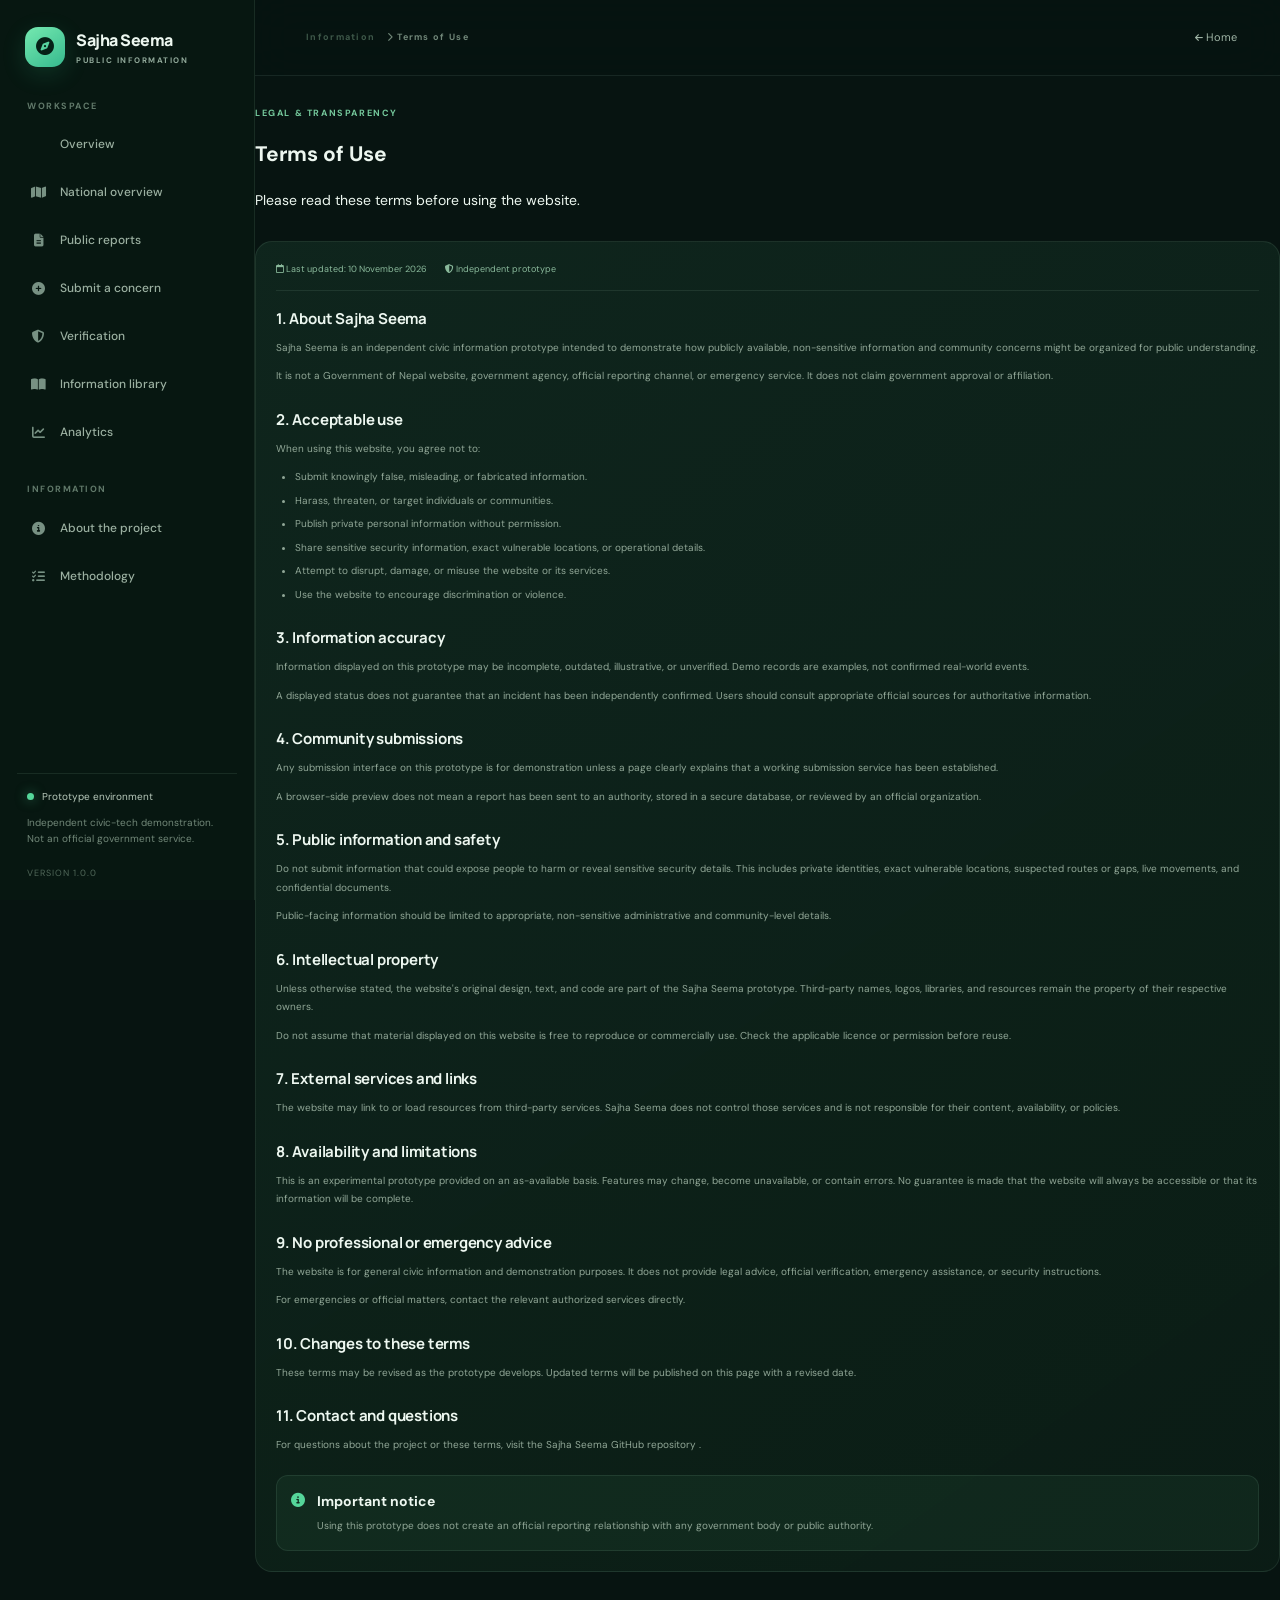
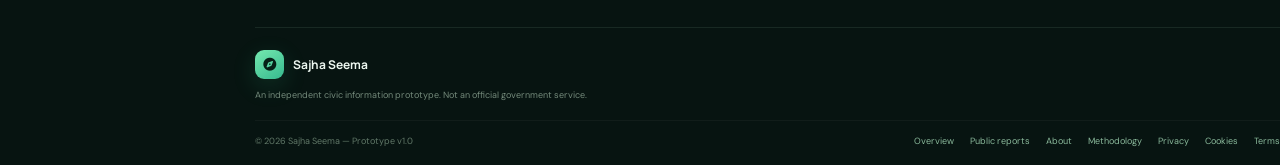
<file: pages/terms.html>
<!DOCTYPE html>
<html lang="en">
<head>
  <meta charset="UTF-8">
  <meta name="viewport" content="width=device-width, initial-scale=1.0">
  <meta name="theme-color" content="#071411">
  <meta name="description" content="Terms of Use for Sajha Seema, an independent civic information prototype.">
  <title>Terms of Use | Sajha Seema</title>

  <link rel="preconnect" href="https://fonts.googleapis.com">
  <link rel="preconnect" href="https://fonts.gstatic.com" crossorigin>
  <link href="https://fonts.googleapis.com/css2?family=DM+Sans:wght@400;500;600;700&family=Manrope:wght@400;500;600;700;800&display=swap" rel="stylesheet">
  <link rel="stylesheet" href="https://cdnjs.cloudflare.com/ajax/libs/font-awesome/6.5.2/css/all.min.css">
  <link rel="stylesheet" href="../style.css">

</head>

<body>
  <div class="app-shell">

    <aside class="sidebar" id="sidebar">
      <a class="brand" href="../index.html">
        <span class="brand-mark"><i class="fa-solid fa-compass"></i></span>
        <span class="brand-copy">
          <strong>Sajha Seema</strong>
          <small>PUBLIC INFORMATION</small>
        </span>
      </a>

      <div class="sidebar-label">WORKSPACE</div>

      <nav class="side-nav" aria-label="Main navigation">
        <a class="nav-link" href="../index.html">
          <i class="fa-solid fa-grid-2"></i><span>Overview</span>
        </a>
        <a class="nav-link" href="../index.html#map">
          <i class="fa-solid fa-map"></i><span>National overview</span>
        </a>
        <a class="nav-link" href="reports.html">
          <i class="fa-solid fa-file-lines"></i><span>Public reports</span>
        </a>
        <a class="nav-link" href="../index.html#submit">
          <i class="fa-solid fa-circle-plus"></i><span>Submit a concern</span>
        </a>
        <a class="nav-link" href="../index.html#verification">
          <i class="fa-solid fa-shield-halved"></i><span>Verification</span>
        </a>
        <a class="nav-link" href="../index.html#library">
          <i class="fa-solid fa-book-open"></i><span>Information library</span>
        </a>
        <a class="nav-link" href="../index.html#analytics">
          <i class="fa-solid fa-chart-line"></i><span>Analytics</span>
        </a>
      </nav>

      <div class="sidebar-label sidebar-label-bottom">INFORMATION</div>

      <nav class="side-nav">
        <a class="nav-link" href="about.html">
          <i class="fa-solid fa-circle-info"></i><span>About the project</span>
        </a>
        <a class="nav-link" href="methodology.html">
          <i class="fa-solid fa-list-check"></i><span>Methodology</span>
        </a>
      </nav>

      <div class="sidebar-bottom">
        <div class="sidebar-status">
          <span class="status-dot"></span>
          <span>Prototype environment</span>
        </div>
        <p>Independent civic-tech demonstration. Not an official government service.</p>
        <span class="version">VERSION 1.0.0</span>
      </div>
    </aside>

    <main class="main-area">

      <header class="topbar">
        <button class="icon-button mobile-menu" id="menuToggle" aria-label="Open navigation" aria-controls="sidebar" aria-expanded="false">
          <i class="fa-solid fa-bars"></i>
        </button>

        <div class="breadcrumb">
          <span>Information</span>
          <i class="fa-solid fa-chevron-right"></i>
          <strong>Terms of Use</strong>
        </div>

        <a href="../index.html" class="topbar-link">
          <i class="fa-solid fa-arrow-left"></i> Home
        </a>
      </header>

      <section class="page-section active">
        <div class="section-heading">
          <div>
            <span class="eyebrow">LEGAL & TRANSPARENCY</span>
            <h1>Terms of Use</h1>
            <p>Please read these terms before using the website.</p>
          </div>
        </div>

        <article class="panel policy-panel">
          <div class="policy-meta">
            <span><i class="fa-regular fa-calendar"></i> Last updated: 10 November 2026</span>
            <span><i class="fa-solid fa-shield-halved"></i> Independent prototype</span>
          </div>

          <h2>1. About Sajha Seema</h2>
          <p>
            Sajha Seema is an independent civic information prototype intended
            to demonstrate how publicly available, non-sensitive information
            and community concerns might be organized for public understanding.
          </p>
          <p>
            It is not a Government of Nepal website, government agency,
            official reporting channel, or emergency service. It does not
            claim government approval or affiliation.
          </p>

          <h2>2. Acceptable use</h2>
          <p>When using this website, you agree not to:</p>
          <ul>
            <li>Submit knowingly false, misleading, or fabricated information.</li>
            <li>Harass, threaten, or target individuals or communities.</li>
            <li>Publish private personal information without permission.</li>
            <li>Share sensitive security information, exact vulnerable locations, or operational details.</li>
            <li>Attempt to disrupt, damage, or misuse the website or its services.</li>
            <li>Use the website to encourage discrimination or violence.</li>
          </ul>

          <h2>3. Information accuracy</h2>
          <p>
            Information displayed on this prototype may be incomplete,
            outdated, illustrative, or unverified. Demo records are examples,
            not confirmed real-world events.
          </p>
          <p>
            A displayed status does not guarantee that an incident has been
            independently confirmed. Users should consult appropriate
            official sources for authoritative information.
          </p>

          <h2>4. Community submissions</h2>
          <p>
            Any submission interface on this prototype is for demonstration
            unless a page clearly explains that a working submission service
            has been established.
          </p>
          <p>
            A browser-side preview does not mean a report has been sent to
            an authority, stored in a secure database, or reviewed by an
            official organization.
          </p>

          <h2>5. Public information and safety</h2>
          <p>
            Do not submit information that could expose people to harm or
            reveal sensitive security details. This includes private
            identities, exact vulnerable locations, suspected routes or gaps,
            live movements, and confidential documents.
          </p>
          <p>
            Public-facing information should be limited to appropriate,
            non-sensitive administrative and community-level details.
          </p>

          <h2>6. Intellectual property</h2>
          <p>
            Unless otherwise stated, the website's original design, text,
            and code are part of the Sajha Seema prototype. Third-party
            names, logos, libraries, and resources remain the property of
            their respective owners.
          </p>
          <p>
            Do not assume that material displayed on this website is free
            to reproduce or commercially use. Check the applicable licence
            or permission before reuse.
          </p>

          <h2>7. External services and links</h2>
          <p>
            The website may link to or load resources from third-party
            services. Sajha Seema does not control those services and is
            not responsible for their content, availability, or policies.
          </p>

          <h2>8. Availability and limitations</h2>
          <p>
            This is an experimental prototype provided on an
            as-available basis. Features may change, become unavailable,
            or contain errors. No guarantee is made that the website will
            always be accessible or that its information will be complete.
          </p>

          <h2>9. No professional or emergency advice</h2>
          <p>
            The website is for general civic information and demonstration
            purposes. It does not provide legal advice, official verification,
            emergency assistance, or security instructions.
          </p>
          <p>
            For emergencies or official matters, contact the relevant
            authorized services directly.
          </p>

          <h2>10. Changes to these terms</h2>
          <p>
            These terms may be revised as the prototype develops. Updated
            terms will be published on this page with a revised date.
          </p>

          <h2>11. Contact and questions</h2>
          <p>
            For questions about the project or these terms, visit the
            <a href="https://github.com/Rijan0228/Sajha-Seema"
               target="_blank" rel="noopener noreferrer">
              Sajha Seema GitHub repository
            </a>.
          </p>

          <div class="notice-card">
            <i class="fa-solid fa-circle-info"></i>
            <div>
              <strong>Important notice</strong>
              <p>
                Using this prototype does not create an official reporting
                relationship with any government body or public authority.
              </p>
            </div>
          </div>
        </article>

        <footer class="footer">
        <div class="footer-brand">
          <span class="brand-mark"><i class="fa-solid fa-compass"></i></span>
          <strong>Sajha Seema</strong>
        </div>
        <p>An independent civic information prototype. Not an official government service.</p>
        <div class="footer-bottom">
          <span>© <span id="currentYear"></span> Sajha Seema — Prototype v1.0</span>
          <div class="footer-links">
            <a href="../index.html">Overview</a>
            <a href="reports.html">Public reports</a>
            <a href="about.html">About</a>
            <a href="methodology.html">Methodology</a>
            <a href="privacy.html">Privacy</a>
            <a href="cookies.html">Cookies</a>
            <a href="terms.html">Terms</a>
          </div>
        </div>
      </footer>
      </section>
    </main>
  </div>

  <script>
    document.getElementById("currentYear").textContent =
      new Date().getFullYear();

    const menuToggle = document.getElementById("menuToggle");
    const sidebar = document.getElementById("sidebar");

    function setMobileMenu(open) {
      sidebar?.classList.toggle("open", open);
      menuToggle?.setAttribute("aria-expanded", String(open));
      menuToggle?.setAttribute("aria-label", open ? "Close navigation" : "Open navigation");
      document.body.classList.toggle("menu-open", open && window.innerWidth <= 850);
    }

    window.addEventListener("resize", () => {
      if (window.innerWidth > 850) setMobileMenu(false);
    });

    menuToggle?.addEventListener("click", () => {
      setMobileMenu(!sidebar?.classList.contains("open"));
    });

    sidebar?.querySelectorAll("a").forEach((link) => {
      link.addEventListener("click", () => setMobileMenu(false));
    });

    document.addEventListener("click", (event) => {
      if (sidebar?.classList.contains("open") &&
          !sidebar.contains(event.target) &&
          !menuToggle?.contains(event.target)) {
        setMobileMenu(false);
      }
    });

    document.addEventListener("keydown", (event) => {
      if (event.key === "Escape" && sidebar?.classList.contains("open")) {
        setMobileMenu(false);
        menuToggle?.focus();
      }
    });

  </script>
</body>
</html>
</file>
<file: style.css>
:root {
  --bg: #071411;
  --bg-soft: #0a1b16;
  --surface: #0d201a;
  --surface-2: #102720;
  --surface-3: #142f26;
  --border: rgba(171, 211, 190, .105);
  --border-strong: rgba(171, 211, 190, .18);
  --text: #edf7f0;
  --muted: #91a99a;
  --subtle: #637b6d;
  --green: #55d69a;
  --green-bright: #75e9b0;
  --teal: #42c9b0;
  --amber: #e9bd6a;
  --blue: #76b8ef;
  --purple: #b39af0;
  --red: #ed8989;
  --radius: 17px;
  --shadow: 0 18px 55px rgba(0, 0, 0, .18);
}

* { box-sizing: border-box; }
html { scroll-behavior: smooth; scroll-padding-top: 95px; }
body {
  margin: 0;
  background: var(--bg);
  color: var(--text);
  font-family: "DM Sans", sans-serif;
  font-size: 14px;
  line-height: 1.6;
  overflow-x: hidden;
}
button, input, select, textarea { font: inherit; }
a { color: inherit; text-decoration: none; }
button { cursor: pointer; }
::selection { background: rgba(85, 214, 154, .28); color: white; }

.ambient {
  position: fixed;
  width: 460px;
  height: 460px;
  border-radius: 50%;
  filter: blur(120px);
  opacity: .07;
  pointer-events: none;
  z-index: -1;
}
.ambient-one { background: #32d69b; top: -250px; right: 10%; }
.ambient-two { background: #328f88; bottom: -300px; left: 20%; }

.app-shell { min-height: 100vh; }
.sidebar {
  position: fixed;
  inset: 0 auto 0 0;
  width: 255px;
  z-index: 20;
  display: flex;
  flex-direction: column;
  padding: 27px 17px 18px;
  background: rgba(8, 24, 18, .96);
  border-right: 1px solid var(--border);
  backdrop-filter: blur(18px);
}
.brand { display: flex; align-items: center; gap: 11px; padding: 0 8px 32px; }
.brand-mark {
  width: 40px;
  height: 40px;
  display: grid;
  place-items: center;
  border-radius: 13px;
  color: #062017;
  background: linear-gradient(145deg, var(--green-bright), #36b98e);
  box-shadow: 0 7px 25px rgba(58, 204, 143, .16);
  font-size: 18px;
}
.brand-copy { display: flex; flex-direction: column; line-height: 1.3; }
.brand-copy strong { font: 800 16px "Manrope", sans-serif; letter-spacing: -.5px; }
.brand-copy small { color: var(--muted); font-size: 8px; font-weight: 700; letter-spacing: 1.5px; margin-top: 4px; }
.sidebar-label { padding: 0 10px; margin-bottom: 10px; color: #61796a; font-size: 9px; font-weight: 700; letter-spacing: 1.5px; }
.sidebar-label-bottom { margin-top: 28px; }
.side-nav { display: grid; gap: 5px; }
.nav-link {
  display: flex;
  align-items: center;
  gap: 13px;
  min-height: 43px;
  padding: 0 12px;
  border: 1px solid transparent;
  border-radius: 10px;
  color: #9bb0a1;
  font-size: 12px;
  font-weight: 500;
  transition: .2s ease;
}
.nav-link i { width: 17px; color: #779183; font-size: 13px; text-align: center; }
.nav-link:hover { background: rgba(255,255,255,.035); color: white; }
.nav-link.active {
  color: #a5f0c9;
  background: linear-gradient(90deg, rgba(61, 190, 130, .14), rgba(61, 190, 130, .045));
  border-color: rgba(85, 214, 154, .13);
}
.nav-link.active i { color: var(--green); }
.sidebar-bottom { margin-top: auto; padding: 15px 10px 0; border-top: 1px solid var(--border); }
.sidebar-status { display: flex; align-items: center; gap: 8px; color: #b9cabc; font-size: 10px; }
.status-dot { width: 7px; height: 7px; display: inline-block; border-radius: 50%; background: var(--green); box-shadow: 0 0 12px rgba(85,214,154,.55); }
.sidebar-bottom p { color: #728879; font-size: 10px; line-height: 1.6; margin: 10px 0 13px; }
.version { color: #506759; font-size: 9px; letter-spacing: 1px; }

.main-area { margin-left: 255px; min-height: 100vh; }
.topbar {
  position: sticky;
  top: 0;
  z-index: 15;
  height: 76px;
  padding: 0 43px;
  display: flex;
  align-items: center;
  justify-content: space-between;
  background: rgba(7, 20, 17, .84);
  border-bottom: 1px solid var(--border);
  backdrop-filter: blur(20px);
}
.topbar-left { display: flex; align-items: center; gap: 12px; }
.breadcrumb { color: #718779; font-size: 9px; font-weight: 700; letter-spacing: 1.3px; }
.breadcrumb span { margin: 0 8px; color: #3f594a; }
.breadcrumb b { color: #d4e6d9; font-weight: 600; letter-spacing: .3px; }
.topbar-subtitle { color: #82998b; font-size: 11px; margin-top: 3px; }
.topbar-right { display: flex; align-items: center; gap: 20px; }
.prototype-pill, .demo-chip {
  display: inline-flex;
  align-items: center;
  gap: 7px;
  padding: 6px 9px;
  color: #a7e8c4;
  background: rgba(85,214,154,.08);
  border: 1px solid rgba(85,214,154,.16);
  border-radius: 6px;
  font-size: 8px;
  font-weight: 700;
  letter-spacing: .8px;
  white-space: nowrap;
}
.prototype-pill span { width: 6px; height: 6px; border-radius: 50%; background: var(--green); }
.topbar-link { color: #9fb4a5; font-size: 11px; }
.topbar-link i { margin-left: 5px; font-size: 9px; }
.mobile-menu { display: none !important; }

.content { max-width: 1500px; padding: 36px 43px 0; margin: 0 auto; }
.page-section { display: none; animation: appear .35s ease; }
.page-section.active { display: block; }
@keyframes appear { from { opacity: 0; transform: translateY(7px); } to { opacity: 1; transform: translateY(0); } }

.hero {
  min-height: 350px;
  position: relative;
  display: flex;
  align-items: center;
  overflow: hidden;
  padding: 42px 48px;
  border: 1px solid rgba(111, 204, 156, .13);
  border-radius: 22px;
  background:
    radial-gradient(ellipse at 75% 45%, rgba(46, 146, 107, .18), transparent 36%),
    linear-gradient(115deg, #10271e 0%, #0d211a 50%, #0a1b16 100%);
  box-shadow: var(--shadow);
}
.hero-content { position: relative; z-index: 2; max-width: 580px; }
.eyebrow, .section-kicker { color: #75c99c; font-size: 9px; font-weight: 700; letter-spacing: 1.6px; }
.eyebrow { display: flex; align-items: center; gap: 9px; }
.eyebrow-line { width: 23px; height: 1px; background: var(--green); }
.hero h1 { margin: 18px 0 13px; font: 800 clamp(34px, 4.2vw, 54px)/1.13 "Manrope", sans-serif; letter-spacing: -2.3px; }
.hero h1 span { color: var(--green-bright); }
.hero-description { max-width: 500px; margin: 0; color: #a5bbae; font-size: 13px; line-height: 1.85; }
.hero-actions { display: flex; flex-wrap: wrap; gap: 10px; margin-top: 24px; }
.btn {
  min-height: 43px;
  display: inline-flex;
  align-items: center;
  justify-content: center;
  gap: 10px;
  padding: 0 17px;
  border: 1px solid transparent;
  border-radius: 9px;
  font-size: 11px;
  font-weight: 700;
  transition: .2s ease;
}
.btn-primary { color: #062016; background: linear-gradient(110deg, #75e9b0, #40c993); box-shadow: 0 7px 20px rgba(54, 197, 132, .13); }
.btn-primary:hover { transform: translateY(-2px); box-shadow: 0 10px 25px rgba(54, 197, 132, .23); }
.btn-secondary { color: #d0e1d5; background: rgba(255,255,255,.035); border-color: var(--border-strong); }
.btn-secondary:hover { background: rgba(255,255,255,.08); }
.hero-note { margin-top: 20px; color: #718d7b; font-size: 9px; }
.hero-note i { margin-right: 5px; color: #7bc79b; }

.hero-visual { position: absolute; width: 390px; height: 310px; right: 5%; top: 50%; transform: translateY(-50%); display: grid; place-items: center; }
.orbit { position: absolute; border: 1px solid rgba(111, 219, 164, .12); border-radius: 50%; }
.orbit-one { width: 255px; height: 255px; }
.orbit-two { width: 330px; height: 330px; border-style: dashed; opacity: .6; }
.hero-emblem { width: 155px; height: 155px; display: grid; place-items: center; border-radius: 50%; background: radial-gradient(circle, rgba(78,209,145,.18), rgba(78,209,145,.025) 68%); border: 1px solid rgba(109,224,163,.25); box-shadow: 0 0 80px rgba(58,201,132,.1); }
.emblem-inner { width: 92px; height: 92px; display: grid; place-items: center; border-radius: 50%; color: #8bf0bb; background: linear-gradient(145deg, #174b37, #0b2b20); border: 1px solid rgba(126,230,173,.25); font-size: 35px; }
.floating-card { position: absolute; display: flex; align-items: center; gap: 10px; padding: 11px 14px; background: rgba(15, 42, 31, .91); border: 1px solid rgba(136,210,163,.17); border-radius: 11px; box-shadow: 0 10px 35px rgba(0,0,0,.2); backdrop-filter: blur(12px); }
.floating-card-top { top: 36px; right: 0; }
.floating-card-bottom { bottom: 34px; left: 0; }
.mini-icon { width: 29px; height: 29px; display: grid; place-items: center; border-radius: 8px; color: #80c5f4; background: rgba(118,184,239,.12); }
.mini-icon.green { color: var(--green); background: rgba(85,214,154,.12); }
.floating-card div { display: grid; }
.floating-card strong { font-size: 10px; }
.floating-card small { color: #8ca495; font-size: 8px; }
.hero-orbit-dot { position: absolute; width: 8px; height: 8px; top: 44px; left: 75px; border-radius: 50%; background: var(--green); box-shadow: 0 0 20px var(--green); }

.notice-banner { display: flex; align-items: center; gap: 13px; margin: 20px 0 32px; padding: 15px 17px; border: 1px solid rgba(118,184,239,.15); border-radius: 12px; background: rgba(74,142,191,.065); }
.notice-icon { width: 33px; height: 33px; flex: 0 0 33px; display: grid; place-items: center; border-radius: 9px; color: var(--blue); background: rgba(118,184,239,.12); }
.notice-banner strong { display: block; color: #d7e9f5; font-size: 11px; }
.notice-banner p { margin: 3px 0 0; color: #91a9b7; font-size: 10px; line-height: 1.6; }
.notice-tag { margin-left: auto; color: #89c7ef; font-size: 8px; font-weight: 700; letter-spacing: .8px; white-space: nowrap; }
.compact-notice { margin: 20px 0; }
.warning-banner { background: rgba(220,169,76,.065); border-color: rgba(220,169,76,.17); }
.warning-banner .notice-icon { color: var(--amber); background: rgba(220,169,76,.12); }
.warning-banner strong { color: #f0d8a9; }
.warning-banner p { color: #b8a583; }

.section-heading { display: flex; align-items: end; justify-content: space-between; gap: 15px; margin: 30px 0 16px; }
.section-heading h2 { margin: 5px 0 0; font: 700 20px "Manrope", sans-serif; letter-spacing: -.5px; }
.muted-label { color: #83998a; font-size: 10px; }
.muted-label i { margin-right: 5px; }
.stats-grid { display: grid; grid-template-columns: repeat(4, minmax(0,1fr)); gap: 13px; }
.stat-card, .panel, .feature-card, .library-card, .value-card, .step-card, .definition-card {
  background: linear-gradient(145deg, rgba(16,39,30,.92), rgba(11,29,22,.96));
  border: 1px solid var(--border);
  border-radius: var(--radius);
}
.stat-card { padding: 17px 18px; min-width: 0; }
.stat-top { display: flex; justify-content: space-between; align-items: center; }
.stat-icon { width: 34px; height: 34px; display: grid; place-items: center; border-radius: 10px; font-size: 13px; }
.stat-icon.blue { color: var(--blue); background: rgba(118,184,239,.12); }
.stat-icon.amber { color: var(--amber); background: rgba(233,189,106,.12); }
.stat-icon.green { color: var(--green); background: rgba(85,214,154,.12); }
.stat-icon.purple { color: var(--purple); background: rgba(179,154,240,.12); }
.stat-caption { color: #607d6c; font-size: 8px; font-weight: 700; letter-spacing: 1px; }
.stat-value { margin-top: 14px; font: 800 29px "Manrope", sans-serif; letter-spacing: -1px; }
.stat-name { color: #b6c9bc; font-size: 10px; font-weight: 600; }
.stat-foot { margin-top: 6px; color: #728a7a; font-size: 9px; }

.dashboard-grid { display: grid; grid-template-columns: 1.35fr 1fr; gap: 14px; margin-top: 15px; }
.panel { padding: 20px; min-width: 0; }
.panel-heading { display: flex; align-items: center; justify-content: space-between; gap: 10px; }
.panel-heading h3 { margin: 4px 0 0; font: 700 15px "Manrope", sans-serif; }
.panel-description { color: var(--muted); font-size: 10px; }
.chart-footnote { margin: 12px 0 0; color: #728879; font-size: 9px; }
.activity-chart { display: flex; height: 190px; margin-top: 20px; }
.chart-y-labels { display: flex; flex-direction: column; justify-content: space-between; padding: 0 10px 25px 0; color: #637c6c; font-size: 8px; }
.chart-main { flex: 1; position: relative; display: flex; }
.chart-grid-lines { position: absolute; inset: 0 0 25px; display: flex; flex-direction: column; justify-content: space-between; }
.chart-grid-lines i { border-top: 1px dashed rgba(170,205,180,.1); }
.chart-bars { position: absolute; inset: 0 5px 0 0; display: flex; align-items: end; justify-content: space-around; gap: 8px; }
.bar-group { height: 100%; flex: 1; display: flex; flex-direction: column; align-items: center; justify-content: end; gap: 8px; }
.bar { width: min(24px, 75%); min-height: 4px; border-radius: 5px 5px 2px 2px; background: linear-gradient(180deg, #6ce2a8, #20875f); box-shadow: 0 0 17px rgba(72,204,139,.1); }
.bar-label { color: #718879; font-size: 8px; }
.status-breakdown { margin-top: 24px; }
.status-row { display: flex; align-items: center; gap: 8px; margin: 15px 0 7px; color: #a9bcad; font-size: 10px; }
.status-row strong { margin-left: auto; color: #d9e8dc; font-size: 10px; }
.green-dot { background: var(--green); }.amber-dot { background: var(--amber); }.gray-dot { background: #82938a; }
.progress-track, .hbar-track { height: 6px; overflow: hidden; border-radius: 10px; background: #1b3328; }
.progress-track span, .hbar-track span { display: block; height: 100%; border-radius: inherit; background: linear-gradient(90deg, #32a977, #70e1a9); }
.amber-track span { background: linear-gradient(90deg, #b5853e, #e9bd6a); }
.gray-track span { background: #73877b; }

.feature-grid { display: grid; grid-template-columns: repeat(4, minmax(0,1fr)); gap: 13px; margin: 0 0 40px; }
.feature-card { position: relative; min-height: 170px; padding: 18px; transition: .2s ease; }
.feature-card:hover, .library-card:hover { transform: translateY(-3px); border-color: rgba(85,214,154,.28); }
.feature-icon { width: 35px; height: 35px; display: grid; place-items: center; color: var(--green); background: rgba(85,214,154,.1); border-radius: 10px; }
.feature-card strong { display: block; margin-top: 15px; font-size: 11px; }
.feature-card p { color: #82998a; font-size: 9px; line-height: 1.7; }
.feature-arrow { position: absolute; right: 17px; bottom: 16px; color: #6eaa89; font-size: 11px; }

.page-title { margin: 12px 0 25px; }
.page-title h1 { margin: 7px 0 8px; font: 800 clamp(27px,3vw,37px) "Manrope", sans-serif; letter-spacing: -1.3px; }
.page-title p { max-width: 700px; margin: 0; color: var(--muted); font-size: 12px; line-height: 1.8; }

.map-layout { display: grid; grid-template-columns: 1fr 1fr; gap: 15px; }
.province-panel { padding: 19px; }
.province-list { display: grid; gap: 6px; margin-top: 16px; }
.province-option { width: 100%; display: flex; align-items: center; gap: 11px; padding: 10px; color: var(--text); text-align: left; background: transparent; border: 1px solid transparent; border-radius: 9px; transition: .2s; }
.province-option:hover { background: rgba(255,255,255,.025); }
.province-option.active { background: rgba(85,214,154,.08); border-color: rgba(85,214,154,.17); }
.province-number { width: 30px; height: 30px; display: grid; place-items: center; border-radius: 8px; color: #81cda2; background: rgba(85,214,154,.1); font-size: 9px; font-weight: 700; }
.province-option span:nth-child(2) { display: grid; gap: 2px; }
.province-option strong { font-size: 10px; }
.province-option small { color: #82988a; font-size: 9px; }
.province-option > i { margin-left: auto; color: #698473; font-size: 9px; }
.province-detail { position: relative; overflow: hidden; padding: 26px; background: radial-gradient(circle at 90% 12%, rgba(70,178,124,.13), transparent 35%), linear-gradient(145deg,#102b20,#0c1e17); }
.detail-topline { display: flex; justify-content: space-between; align-items: center; }
.detail-symbol { width: 36px; height: 36px; display: grid; place-items: center; color: var(--green); background: rgba(85,214,154,.1); border-radius: 10px; }
.province-big-number { margin-top: 27px; color: rgba(110,221,160,.23); font: 800 64px "Manrope", sans-serif; line-height: 1; }
.province-detail h2 { margin: 5px 0 8px; font: 700 23px "Manrope", sans-serif; }
.province-detail > p { max-width: 380px; color: #9ab0a0; font-size: 11px; line-height: 1.8; }
.detail-divider { height: 1px; margin: 23px 0 13px; background: var(--border); }
.detail-info-row { display: flex; justify-content: space-between; gap: 12px; padding: 9px 0; color: #8ca394; font-size: 9px; border-bottom: 1px solid rgba(255,255,255,.04); }
.detail-info-row strong { color: #c4d7c9; font-weight: 600; text-align: right; }
.text-amber { color: var(--amber) !important; }
.text-link { display: inline-flex; align-items: center; gap: 8px; margin-top: 17px; color: #7ce0a9; font-size: 10px; font-weight: 700; }
.text-link:hover { color: #b3f4ce; }
.info-panel { display: flex; gap: 13px; align-items: flex-start; margin-top: 16px; padding: 17px; }
.info-panel-icon { width: 32px; height: 32px; flex: 0 0 32px; display: grid; place-items: center; border-radius: 9px; color: var(--blue); background: rgba(118,184,239,.1); }
.info-panel strong { font-size: 11px; }
.info-panel p { margin: 4px 0 0; color: #8da394; font-size: 10px; line-height: 1.7; }

.registry-panel { padding: 0; overflow: hidden; }
.registry-toolbar { display: flex; gap: 10px; padding: 17px; border-bottom: 1px solid var(--border); }
.search-box { min-width: 0; flex: 1; display: flex; align-items: center; gap: 9px; padding: 0 12px; border: 1px solid var(--border-strong); border-radius: 8px; background: rgba(0,0,0,.12); color: #799383; }
.search-box input { width: 100%; min-width: 0; height: 38px; color: var(--text); outline: none; background: transparent; border: 0; font-size: 10px; }
.search-box input::placeholder { color: #667e6e; }
.registry-toolbar select, .report-form select { min-width: 145px; padding: 0 10px; color: #b8cabb; background: #11271e; border: 1px solid var(--border-strong); border-radius: 8px; outline: none; font-size: 10px; }
.table-wrap { width: 100%; overflow-x: auto; }
.report-table { width: 100%; border-collapse: collapse; text-align: left; white-space: nowrap; }
.report-table th { padding: 13px 17px; color: #698171; background: rgba(255,255,255,.015); font-size: 8px; font-weight: 700; letter-spacing: 1px; }
.report-table td { padding: 15px 17px; color: #9db1a2; border-top: 1px solid rgba(255,255,255,.045); font-size: 10px; }
.report-table td strong { color: #c6d9ca; font-size: 10px; }
.report-table tbody tr:hover { background: rgba(255,255,255,.02); }
.status-badge { display: inline-flex; align-items: center; padding: 5px 8px; border-radius: 5px; font-size: 8px; font-weight: 700; white-space: nowrap; }
.status-badge.reviewed { color: #83dfac; background: rgba(85,214,154,.1); }
.status-badge.pending { color: #e8c37e; background: rgba(233,189,106,.1); }
.status-badge.closed { color: #a5b1aa; background: rgba(145,169,154,.1); }
.table-footer { display: flex; justify-content: space-between; padding: 13px 17px; color: #748a7b; font-size: 9px; border-top: 1px solid var(--border); }
.table-footer i { margin-right: 5px; }
.empty-state { padding: 40px 15px; text-align: center; color: #82988a; }
.empty-state > i { display: block; margin-bottom: 10px; color: #5d9474; font-size: 24px; }
.empty-state strong { display: block; color: #c6d8ca; font-size: 12px; }
.empty-state p { font-size: 10px; }

.form-layout { display: grid; grid-template-columns: 1.4fr .8fr; gap: 15px; align-items: start; }
.report-form { display: flex; flex-direction: column; gap: 10px; }
.report-form label { margin-top: 5px; color: #b8cbbd; font-size: 10px; font-weight: 600; }
.report-form select { width: 100%; height: 42px; }
.report-form textarea { width: 100%; resize: vertical; min-height: 125px; padding: 12px; color: var(--text); background: #091b14; border: 1px solid var(--border-strong); border-radius: 9px; outline: none; font-size: 11px; line-height: 1.7; }
.report-form textarea:focus, .report-form select:focus, .registry-toolbar select:focus { border-color: rgba(85,214,154,.5); }
.report-form textarea::placeholder { color: #637a6a; }
.character-count { align-self: flex-end; margin-top: -8px; color: #6f8878; font-size: 9px; }
.consent-check { display: flex; align-items: flex-start; gap: 9px; margin: 8px 0 !important; color: #94a99a !important; font-size: 9px !important; font-weight: 400 !important; line-height: 1.6; }
.consent-check input { margin-top: 3px; accent-color: var(--green); }
.submit-button { width: 100%; border: 0; }
.form-footnote { margin: 0; color: #718878; text-align: center; font-size: 9px; }
.form-footnote i { margin-right: 4px; color: var(--green); }
.form-success { display: flex; gap: 12px; padding: 14px; border: 1px solid rgba(85,214,154,.2); border-radius: 10px; background: rgba(85,214,154,.07); color: var(--green); }
.form-success > i { font-size: 19px; }
.form-success strong { color: #a9edc5; font-size: 11px; }
.form-success p { margin: 4px 0; color: #a4b9aa; font-size: 10px; }
.form-success small { color: #7d9987; font-size: 9px; }
.safety-panel { padding: 22px; }
.safety-icon { width: 42px; height: 42px; display: grid; place-items: center; color: var(--green); background: rgba(85,214,154,.1); border-radius: 12px; font-size: 17px; }
.safety-panel h3 { margin: 15px 0 6px; font: 700 16px "Manrope", sans-serif; }
.safety-panel > p { color: #8fa595; font-size: 10px; line-height: 1.7; }
.safety-list { display: grid; gap: 12px; padding: 15px 0; margin: 0; list-style: none; border-top: 1px solid var(--border); border-bottom: 1px solid var(--border); }
.safety-list li { display: flex; align-items: flex-start; gap: 9px; color: #9eb1a2; font-size: 9px; line-height: 1.6; }
.safety-list li i { margin-top: 3px; color: var(--green); }
.safety-list li i.fa-xmark { color: var(--amber); }
.safety-footer { padding-top: 13px; color: #82988a; font-size: 9px; line-height: 1.7; }

.verification-steps { display: grid; grid-template-columns: repeat(4,1fr); gap: 12px; }
.step-card { position: relative; padding: 18px; }
.step-number { position: absolute; top: 14px; right: 15px; color: rgba(115,220,164,.22); font: 800 22px "Manrope", sans-serif; }
.step-icon { width: 38px; height: 38px; display: grid; place-items: center; color: var(--green); background: rgba(85,214,154,.1); border-radius: 10px; }
.step-card h3 { margin: 17px 0 5px; font: 700 13px "Manrope", sans-serif; }
.step-card p { margin: 0; color: #8da394; font-size: 10px; line-height: 1.7; }
.status-definition-grid { display: grid; grid-template-columns: repeat(3,1fr); gap: 12px; }
.definition-card { padding: 18px; }
.definition-card h3 { margin: 13px 0 5px; font: 700 12px "Manrope", sans-serif; }
.definition-card p { color: #8da394; font-size: 10px; line-height: 1.7; }

.library-toolbar { margin: 20px 0 14px; }
.library-toolbar .search-box { max-width: 430px; }
.library-grid { display: grid; grid-template-columns: repeat(3,1fr); gap: 13px; }
.library-card { padding: 19px; transition: .2s; }
.library-card-top { display: flex; justify-content: space-between; align-items: center; }
.library-icon { width: 38px; height: 38px; display: grid; place-items: center; color: var(--green); background: rgba(85,214,154,.1); border-radius: 10px; font-size: 15px; }
.external-label { color: #6d927b; font-size: 7px; font-weight: 700; letter-spacing: .8px; }
.library-card h3 { margin: 16px 0 5px; font: 700 13px "Manrope", sans-serif; }
.library-card p { min-height: 48px; color: #8ca193; font-size: 10px; line-height: 1.7; }
.library-card .text-link { margin-top: 7px; }

.analytics-stats { margin-bottom: 15px; grid-template-columns: repeat(3,1fr); }
.horizontal-bars { display: grid; gap: 19px; margin-top: 24px; }
.hbar-row > div:first-child { display: flex; justify-content: space-between; margin-bottom: 8px; color: #a8bcad; font-size: 10px; }
.hbar-row strong { color: #d4e5d8; }
.hbar-track { height: 8px; }
.principle-list { display: grid; gap: 18px; margin-top: 22px; }
.principle-list > div { display: flex; align-items: center; gap: 12px; }
.principle-list > div > i { width: 33px; height: 33px; display: grid; place-items: center; border-radius: 9px; color: var(--green); background: rgba(85,214,154,.1); }
.principle-list span { display: grid; gap: 3px; }
.principle-list strong { color: #c6d8ca; font-size: 10px; }
.principle-list small { color: #82988a; font-size: 9px; }

.about-hero { display: flex; align-items: center; gap: 24px; padding: 30px; background: radial-gradient(circle at 5% 50%, rgba(64,190,130,.12), transparent 35%), var(--surface); }
.about-symbol { width: 90px; height: 90px; flex: 0 0 90px; display: grid; place-items: center; color: var(--green-bright); background: rgba(85,214,154,.09); border: 1px solid rgba(85,214,154,.17); border-radius: 25px; font-size: 36px; }
.about-hero h2 { max-width: 680px; margin: 7px 0; font: 800 23px/1.3 "Manrope", sans-serif; letter-spacing: -.7px; }
.about-hero p { max-width: 750px; margin: 0; color: #93a99a; font-size: 11px; line-height: 1.8; }
.values-grid { display: grid; grid-template-columns: repeat(4,1fr); gap: 12px; margin-top: 15px; }
.value-card { padding: 18px; }
.value-card > span { width: 34px; height: 34px; display: grid; place-items: center; color: var(--green); background: rgba(85,214,154,.1); border-radius: 9px; }
.value-card h3 { margin: 13px 0 5px; font: 700 12px "Manrope", sans-serif; }
.value-card p { margin: 0; color: #8da394; font-size: 9px; line-height: 1.7; }

.method-grid { display: grid; grid-template-columns: 1fr 1fr; gap: 12px; }
.method-card { display: flex; gap: 14px; padding: 19px; background: var(--surface); border: 1px solid var(--border); border-radius: 13px; }
.method-index { color: rgba(108,221,158,.5); font: 800 19px "Manrope", sans-serif; }
.method-card h3 { margin: 0 0 5px; font: 700 12px "Manrope", sans-serif; }
.method-card p { margin: 0; color: #8da394; font-size: 10px; line-height: 1.7; }
.policy-panel { margin-top: 15px; }
.policy-panel h2 { margin: 23px 0 8px; color: var(--text); font: 700 15px "Manrope", sans-serif; letter-spacing: -.2px; }
.policy-panel h2:first-of-type { margin-top: 17px; }
.policy-panel h3 { margin: 0 0 9px; font: 700 14px "Manrope", sans-serif; }
.policy-panel p, .policy-panel li { color: #91a797; font-size: 10px; line-height: 1.85; }
.policy-panel ul { margin: 8px 0 16px; padding-left: 19px; }
.policy-panel li { margin: 5px 0; }
.policy-panel .policy-meta { display: flex; flex-wrap: wrap; gap: 9px 18px; padding-bottom: 13px; color: #8ab99b; border-bottom: 1px solid var(--border); font-size: 9px; }
.policy-panel .notice-card { display: flex; gap: 12px; margin-top: 20px; padding: 14px; background: rgba(108,221,158,.06); border: 1px solid var(--border); border-radius: 12px; }
.policy-panel .notice-card > i { color: var(--green); margin-top: 3px; }
.policy-panel .notice-card p { margin: 5px 0 0; }

.footer { margin-top: 55px; padding: 22px 0 17px; border-top: 1px solid var(--border); }
.footer-brand { display: flex; align-items: center; gap: 9px; }
.footer-brand .brand-mark { width: 29px; height: 29px; border-radius: 9px; font-size: 13px; }
.footer-brand strong { font: 700 12px "Manrope", sans-serif; }
.footer > p { margin: 9px 0 18px; color: #748a7b; font-size: 9px; }
.footer-bottom { display: flex; align-items: center; justify-content: space-between; flex-wrap: wrap; gap: 12px 18px; padding-top: 13px; color: #617868; border-top: 1px solid rgba(255,255,255,.04); font-size: 9px; }
.footer-links { display: flex; align-items: center; flex-wrap: wrap; gap: 9px 16px; }
.footer-bottom a { color: #8ab99b; text-decoration: none; transition: color .2s ease; }
.footer-bottom a:hover { color: #c1efd0; }
.footer-links a { white-space: nowrap; }

.toast { position: fixed; right: 22px; bottom: 22px; z-index: 60; max-width: min(360px,calc(100vw - 40px)); padding: 12px 16px; color: #dff7e8; background: #173b2b; border: 1px solid rgba(85,214,154,.25); border-radius: 10px; box-shadow: var(--shadow); font-size: 11px; opacity: 0; pointer-events: none; transform: translateY(10px); transition: .25s; }
.toast.show { opacity: 1; transform: translateY(0); }

@media (max-width: 1150px) {
  .sidebar { width: 225px; }
  .main-area { margin-left: 225px; }
  .content { padding-left: 28px; padding-right: 28px; }
  .topbar { padding: 0 28px; }
  .hero { padding-left: 34px; }
  .hero-visual { right: 0; transform: translateY(-50%) scale(.85); transform-origin: center right; }
  .feature-grid { grid-template-columns: repeat(2,1fr); }
}
@media (max-width: 850px) {
  .sidebar { width: 255px; transform: translateX(-102%); transition: transform .25s ease; box-shadow: 20px 0 50px rgba(0,0,0,.3); }
  .sidebar.open { transform: translateX(0); }
  .main-area { margin-left: 0; }
  .mobile-menu { display: grid !important; }
  .topbar { height: 68px; padding: 0 20px; }
  .content { padding: 25px 20px 0; }
  .hero { min-height: 330px; }
  .hero-visual { opacity: .3; right: -60px; }
  .hero-content { max-width: 620px; }
  .stats-grid { grid-template-columns: repeat(2,1fr); }
  .dashboard-grid { grid-template-columns: 1fr; }
  .verification-steps { grid-template-columns: repeat(2,1fr); }
  .library-grid { grid-template-columns: repeat(2,1fr); }
  .values-grid { grid-template-columns: repeat(2,1fr); }
}
@media (max-width: 600px) {
  html { scroll-padding-top: 78px; }
  .topbar { height: 64px; padding: 0 13px; }
  .topbar-subtitle { font-size: 9px; }
  .breadcrumb { font-size: 8px; }
  .topbar-right { gap: 0; }
  .topbar-link { display: none; }
  .prototype-pill { font-size: 7px; padding: 6px 7px; }
  .content { padding: 17px 13px 0; }
  .hero { min-height: 390px; align-items: flex-start; padding: 27px 20px; border-radius: 16px; }
  .hero h1 { font-size: 37px; letter-spacing: -1.8px; }
  .hero-description { max-width: 100%; font-size: 11px; }
  .hero-visual { width: 240px; height: 200px; top: auto; right: -35px; bottom: -45px; transform: scale(.72); transform-origin: bottom right; opacity: .2; }
  .hero-note { max-width: 250px; line-height: 1.7; }
  .hero-actions { gap: 8px; }
  .btn { min-height: 41px; padding: 0 12px; font-size: 10px; }
  .notice-banner { align-items: flex-start; padding: 12px; gap: 10px; }
  .notice-banner p { font-size: 9px; }
  .notice-tag { display: none; }
  .section-heading { align-items: flex-start; margin-top: 25px; }
  .section-heading h2 { font-size: 18px; }
  .stats-grid { gap: 9px; }
  .stat-card { padding: 13px; border-radius: 13px; }
  .stat-value { font-size: 25px; margin-top: 11px; }
  .stat-name { min-height: 30px; font-size: 9px; }
  .stat-foot { font-size: 8px; }
  .panel { padding: 15px; border-radius: 14px; }
  .feature-grid { grid-template-columns: 1fr 1fr; gap: 9px; }
  .feature-card { min-height: 165px; padding: 13px; border-radius: 13px; }
  .feature-card strong { font-size: 10px; }
  .feature-card p { font-size: 9px; }
  .page-title { margin-top: 8px; }
  .page-title h1 { font-size: 28px; }
  .page-title p { font-size: 10px; }
  .map-layout, .form-layout, .dashboard-grid, .method-grid { grid-template-columns: 1fr; }
  .province-detail { min-height: 300px; }
  .registry-toolbar { flex-direction: column; padding: 12px; }
  .registry-toolbar select { width: 100%; min-height: 39px; }
  .search-box { min-height: 40px; flex: auto; }
  .report-table th, .report-table td { padding: 12px; }
  .report-table { min-width: 650px; }
  .table-footer { font-size: 8px; }
  .verification-steps { grid-template-columns: 1fr 1fr; gap: 9px; }
  .step-card { padding: 13px; }
  .step-card p { font-size: 9px; }
  .status-definition-grid { grid-template-columns: 1fr; }
  .library-grid { grid-template-columns: 1fr; }
  .library-card p { min-height: 0; }
  .values-grid { grid-template-columns: 1fr 1fr; gap: 9px; }
  .value-card { padding: 13px; }
  .about-hero { align-items: flex-start; flex-direction: column; padding: 20px; gap: 15px; }
  .about-symbol { width: 62px; height: 62px; flex-basis: 62px; border-radius: 17px; font-size: 25px; }
  .about-hero h2 { font-size: 20px; }
  .about-hero p { font-size: 10px; }
  .footer-bottom { align-items: flex-start; flex-direction: column; gap: 12px; }
  .footer-links { gap: 10px 14px; }
}
@media (max-width: 370px) {
  .hero h1 { font-size: 32px; }
  .feature-grid { grid-template-columns: 1fr; }
  .feature-card { min-height: 140px; }
  .values-grid { grid-template-columns: 1fr; }
  .verification-steps { grid-template-columns: 1fr; }
}


/* Accessibility and small-screen finishing touches */
:where(a, button, input, select, textarea, [tabindex]):focus-visible {
  outline: 2px solid var(--green, #72d69a);
  outline-offset: 3px;
}
@media (max-width: 850px) {
  body.menu-open { overflow: hidden; }
  .sidebar { padding-bottom: max(22px, env(safe-area-inset-bottom)); }
  .mobile-menu { min-width: 42px; min-height: 42px; }
}
@media (max-width: 600px) {
  .policy-panel p, .policy-panel li { font-size: 11px; line-height: 1.8; }
  .footer > p, .footer-bottom { font-size: 10px; line-height: 1.6; }
  .footer-links { row-gap: 12px; }
  .table-wrap { max-width: 100%; overflow-x: auto; -webkit-overflow-scrolling: touch; }
}
@media (prefers-reduced-motion: reduce) {
  *, *::before, *::after {
    scroll-behavior: auto !important;
    animation-duration: .01ms !important;
    animation-iteration-count: 1 !important;
    transition-duration: .01ms !important;
  }
}

/* Workspace polish: dark native controls and reliable mobile navigation */
:root {
  color-scheme: dark;
}

input,
select,
textarea,
button {
  color-scheme: dark;
}

input,
select,
textarea {
  color: var(--text);
}

select,
option {
  color: #dcebe1;
  background-color: #10271e;
}

input,
textarea {
  background-color: #091b14;
}

@media (max-width: 850px) {
  .sidebar {
    inset: 0 auto 0 0;
    height: 100vh;
    height: 100dvh;
    max-height: 100dvh;
    overflow-x: hidden;
    overflow-y: auto;
    overscroll-behavior: contain;
    -webkit-overflow-scrolling: touch;
    z-index: 30;
  }

  body.menu-open::before {
    content: "";
    position: fixed;
    inset: 0;
    z-index: 25;
    background: rgba(1, 9, 6, .68);
    backdrop-filter: blur(3px);
    -webkit-backdrop-filter: blur(3px);
  }

  .topbar {
    z-index: 20;
  }

  .main-area,
  .content,
  .page-section,
  .panel,
  .form-layout,
  .map-layout,
  .dashboard-grid {
    min-width: 0;
    max-width: 100%;
  }

  .content {
    width: 100%;
  }
}

@media (max-width: 600px) {
  .sidebar {
    width: min(290px, 86vw);
    padding: 22px 15px max(24px, env(safe-area-inset-bottom));
  }

  .brand {
    padding-bottom: 25px;
  }

  .side-nav {
    gap: 7px;
  }

  .nav-link {
    min-height: 46px;
    font-size: 13px;
  }

  .sidebar-label-bottom {
    margin-top: 22px;
  }

  .sidebar-bottom {
    margin-top: 24px;
  }

  .topbar-left {
    min-width: 0;
  }

  .topbar-left > div {
    min-width: 0;
  }

  .breadcrumb {
    white-space: nowrap;
  }

  .topbar-subtitle {
    max-width: 52vw;
    overflow: hidden;
    text-overflow: ellipsis;
    white-space: nowrap;
  }

  .registry-toolbar select,
  .report-form select,
  .search-box,
  .report-form textarea {
    width: 100%;
    min-width: 0;
    max-width: 100%;
    color: #e5f2e9;
    background-color: #10271e;
    -webkit-appearance: none;
    appearance: none;
  }

  .report-form textarea {
    background-color: #091b14;
  }

  .report-form input,
  .report-form select,
  .registry-toolbar select {
    font-size: 16px;
  }

  .notice-banner,
  .info-panel,
  .form-success {
    min-width: 0;
  }

  .notice-banner > div:nth-child(2) {
    min-width: 0;
  }

  .detail-info-row {
    align-items: flex-start;
    flex-wrap: wrap;
  }
}
</file>
